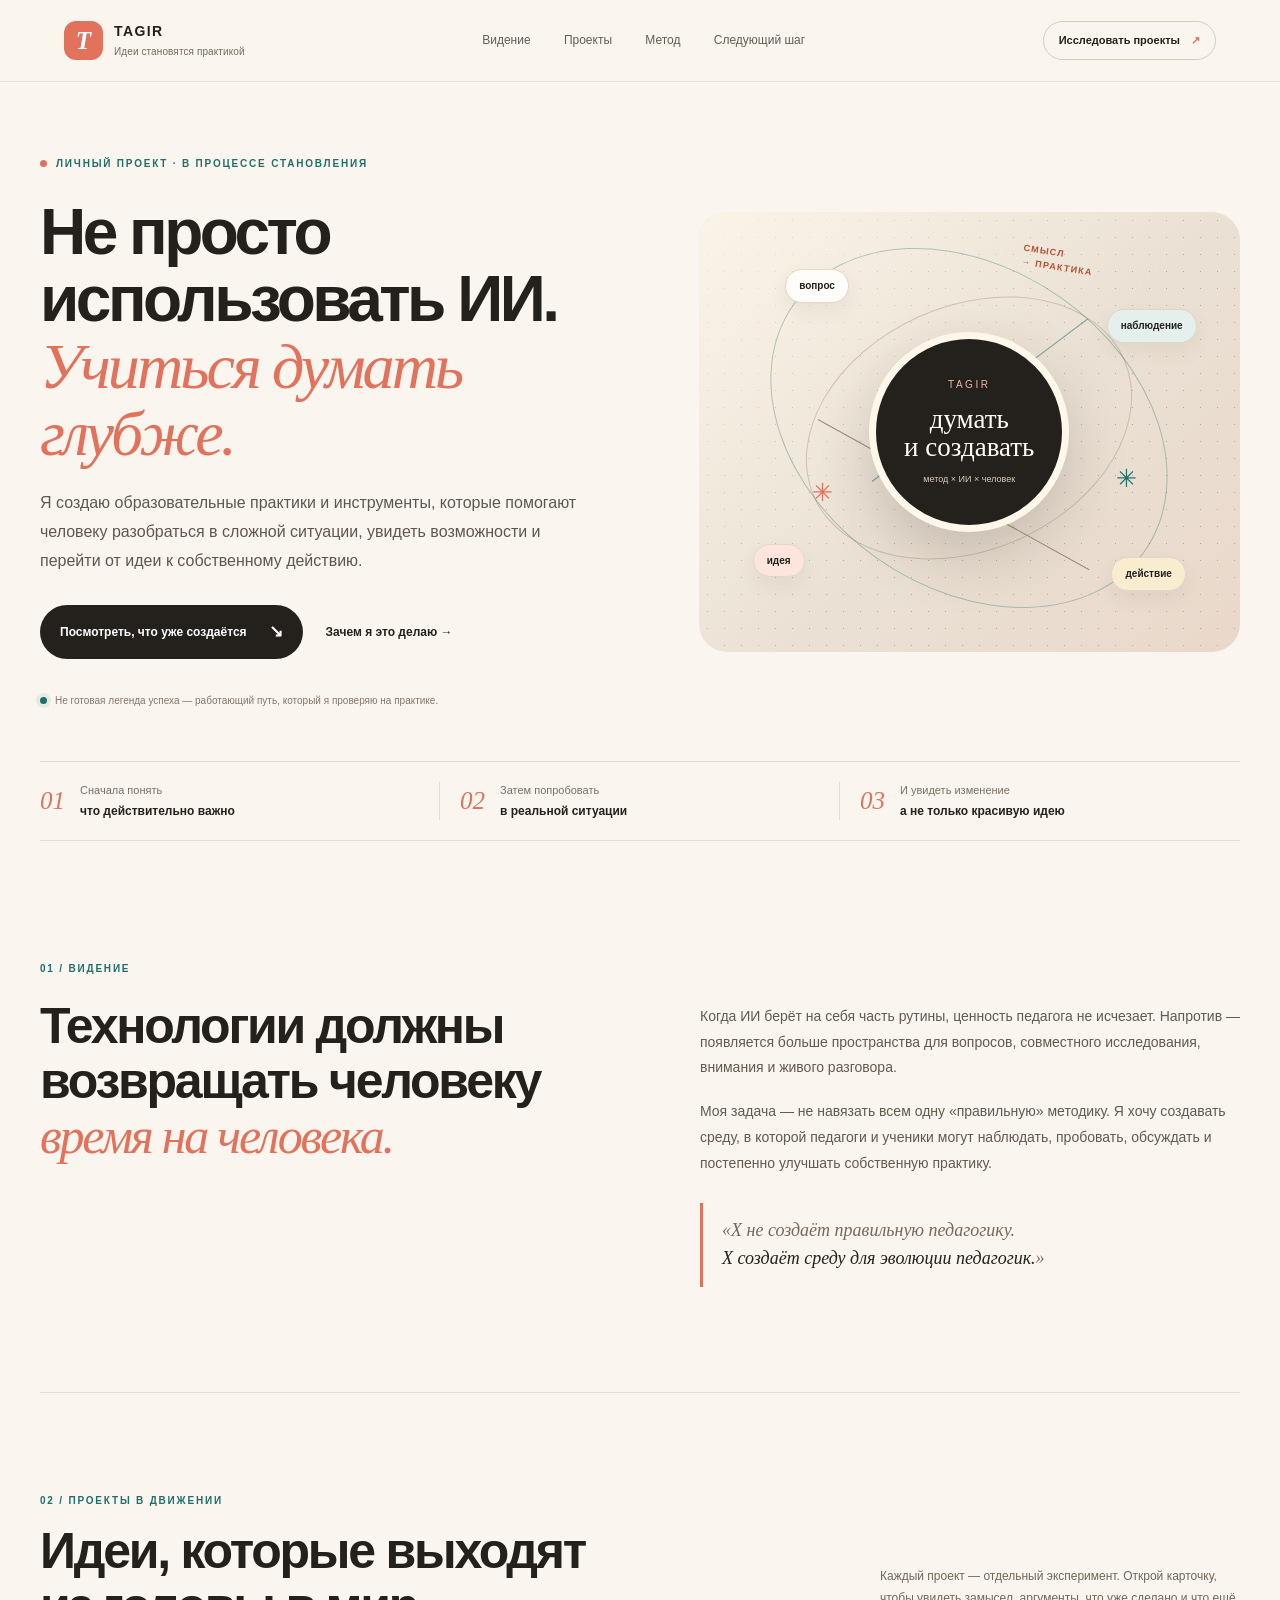
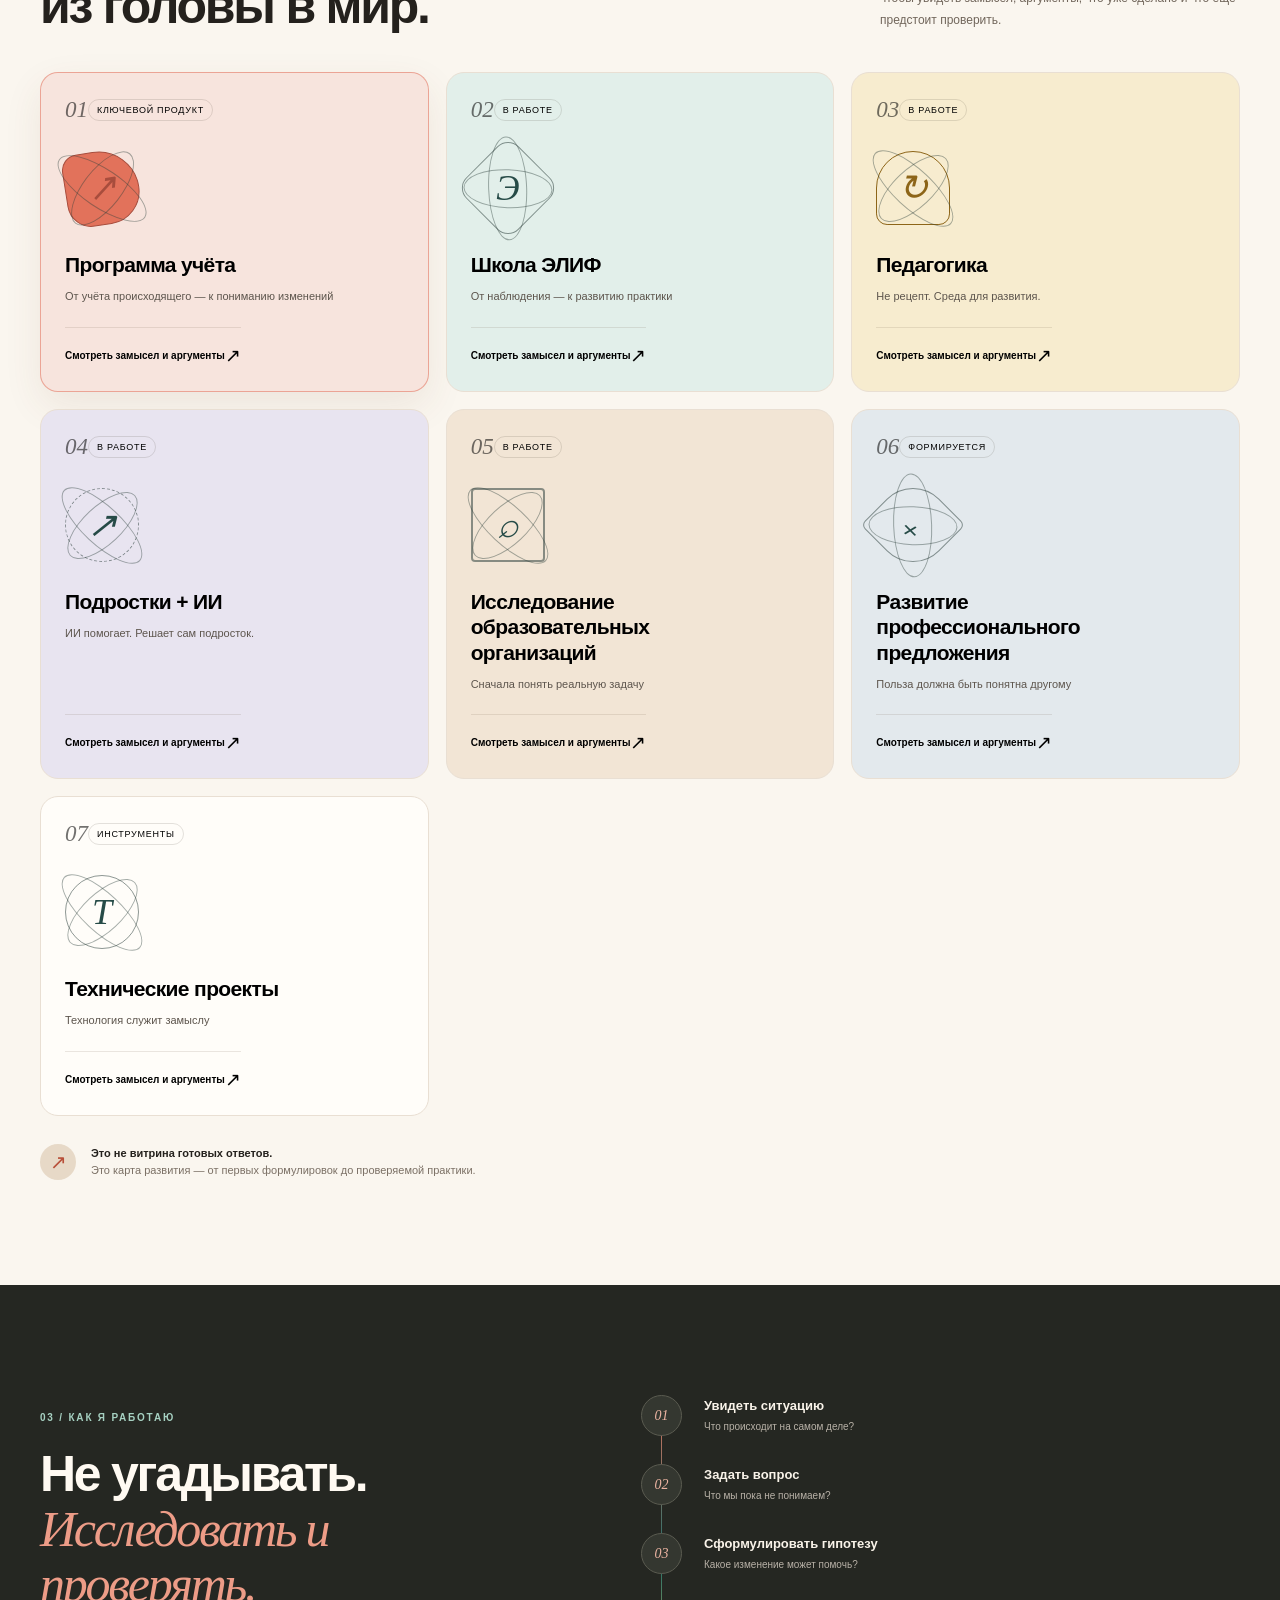
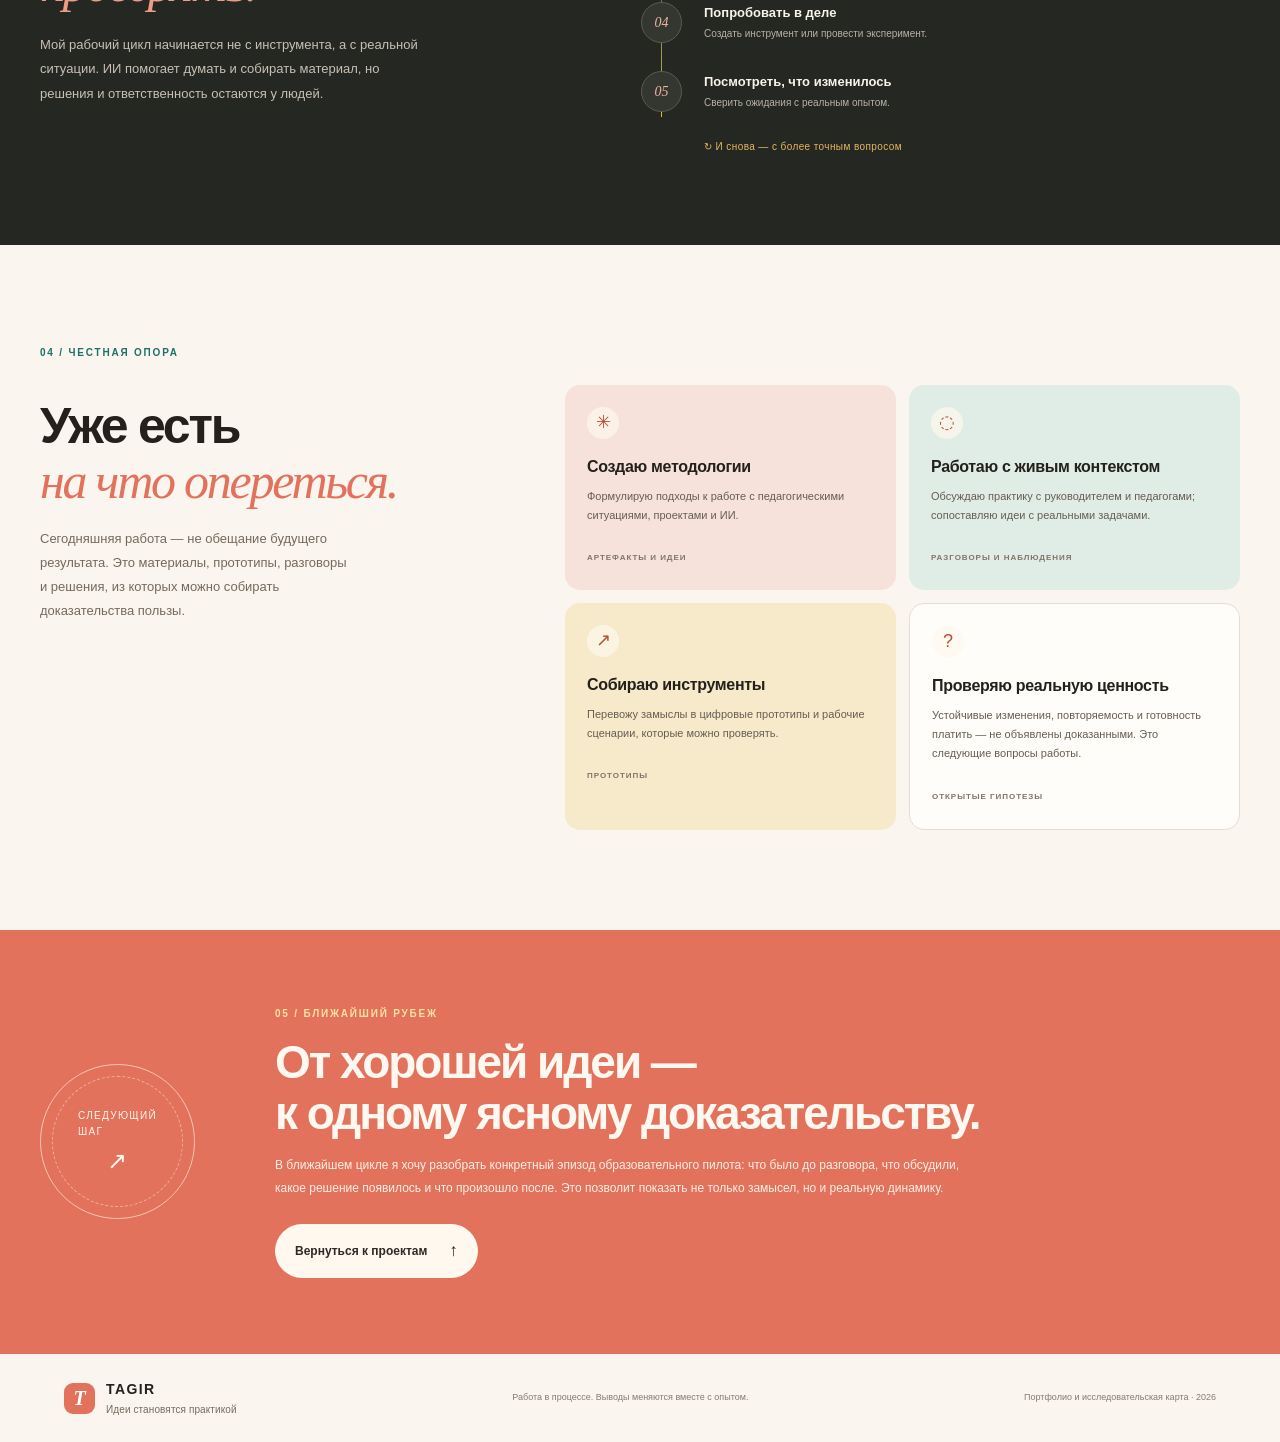
<file: index.html>
<!DOCTYPE html>
<html lang="ru">
<head>
<meta charset="UTF-8"><meta name="viewport" content="width=device-width, initial-scale=1">
<title>TAGIR — пространство идей и проектов</title>
<meta name="description" content="Путь от наблюдения к образовательным изменениям: проекты, методология и результаты TAGIR.">
<meta name="robots" content="noindex, nofollow">
<link rel="icon" href="data:image/svg+xml,%3Csvg xmlns='http://www.w3.org/2000/svg' viewBox='0 0 32 32'%3E%3Crect width='32' height='32' fill='%23E2725B' rx='8'/%3E%3Ctext x='16' y='23' font-family='Georgia,serif' font-size='19' font-weight='bold' fill='%23FFFDF9' text-anchor='middle'%3ET%3C/text%3E%3C/svg%3E">
<script id="panel-seed-data" type="application/json">{
  "meta": {
    "title": "TAGIR",
    "subtitle": "Личная рабочая панель",
    "updated": "2026-10-28",
    "focus": "Рабочая панель: фиксировать сделанное, отделять наблюдения от выводов, проверять пользу для участников и выбирать следующий шаг.",
    "coreQuestion": "Что я сделал, что из этого подтверждено, какую пользу получили другие и что нужно проверить дальше?",
    "hypothesis": "Методология, проектная работа и ИИ могут помогать людям разбираться в сложных задачах; конкретная польза и коммерческий спрос требуют проверки.",
    "method": {
      "steps": [
        "Ситуация",
        "Наблюдение",
        "Прояснение цели",
        "Гипотеза",
        "Действие / эксперимент",
        "Анализ",
        "Изменение практики"
      ],
      "unifyingLogic": "Ситуация → наблюдение → прояснение цели → гипотеза → действие/эксперимент → анализ → изменение практики. Это цикл, который идёт в каждом направлении и каждом проекте."
    },
    "unifyingLogic": "Методологическая последовательность: ситуация → наблюдение → прояснение цели → гипотеза → действие/эксперимент → анализ → изменение практики",
    "dataVersion": "2026-10-28-corrected-1"
  },
  "mainFocus": {
    "direction": "dir-a",
    "directionLabel": "Направление A — Школа ЭЛИФ",
    "goal": "Проверить, помогает ли методология ЭЛИФ участникам точнее понимать педагогические ситуации и переходить к конкретным действиям.",
    "whyImportant": "Это центральная гипотеза текущей работы; важно подтверждать её наблюдаемыми изменениями, а не только описанием методологии.",
    "nearestOutcome": "Описать один конкретный эпизод пилота: ситуация, обсуждение, решение, последующее действие и доступное подтверждение.",
    "nextAction": "Выбрать один эпизод пилота и сверить его с первичным материалом; отделить прямые факты от интерпретаций.",
    "deadline": "—",
    "status": "проверяется"
  },
  "recentProgress": [
    {
      "date": "2026-10-28",
      "title": "Работа с программой ЭЛИФ: методология методологии",
      "directionId": "proj-elif",
      "directionLabel": "Школа ЭЛИФ",
      "done": true,
      "outcome": "Сформулировал методологическое ядро: школа ЭЛИФ — это попытка выйти из зоны комфорта через синхронную дискуссию с ведущими",
      "evidenceId": "ev-elif-001",
      "confirmationLevel": 3
    },
    {
      "date": "2026-10-27",
      "title": "Изучение интервью с Диляра",
      "directionId": "proj-elif",
      "directionLabel": "Школа ЭЛИФ",
      "done": true,
      "outcome": "Понял, как ведущая реализует эволюцию: через запросы и просьбы, а не через терапию",
      "evidenceId": "ev-elif-002",
      "confirmationLevel": 2
    },
    {
      "date": "2026-10-25",
      "title": "Работа с Февзие Аблякимовной интервью",
      "directionId": "proj-research",
      "directionLabel": "Исследование образовательных организаций",
      "done": true,
      "outcome": "В интервью обсуждались представления о школьном развитии; точный вывод нужно сверить с первоисточником.",
      "evidenceId": "ev-elif-003",
      "confirmationLevel": 2
    },
    {
      "date": "2026-10-23",
      "title": "Пересечение с Лилией (учитель краеведа/рукоделия)",
      "directionId": "proj-pedagogy",
      "directionLabel": "Педагогика",
      "done": true,
      "outcome": "В интервью обсуждалась роль поощрения; вывод нужно сверить с первоисточником и не обобщать на педагогов в целом.",
      "evidenceId": "ev-pedagogy-001",
      "confirmationLevel": 2
    },
    {
      "date": "2026-10-20",
      "title": "Работа с чатом и GOOGLE логами",
      "directionId": "proj-offer",
      "directionLabel": "Развитие профессионального предложения",
      "done": true,
      "outcome": "Анализируемый чат показал: мой подход можно описать как методологиюшкола, но нужно сформулировать конкретные формулировки",
      "evidenceId": "ev-chats-001",
      "confirmationLevel": 2
    },
    {
      "date": "2026-10-18",
      "title": "Технический проект: обсуждение с DS",
      "directionId": "proj-tech",
      "directionLabel": "Технические проекты",
      "done": false,
      "outcome": "Выяснили, что мне нужна конкретная структура для методологии — нужен следующий шаг",
      "evidenceId": "ev-chats-002",
      "confirmationLevel": 1
    }
  ],
  "hypotheses": [
    {
      "id": "hyp-001",
      "statement": "Методология ЭЛИФ может создавать реальные сдвиги в школьной практике, а не только красивые отчёты",
      "supportingObservations": [
        "Есть записи о проведённых обсуждениях и интервью",
        "Нужно проверить, какие конкретные действия участники предприняли после обсуждений"
      ],
      "missingEvidence": [
        "Конкретные примеры решений и действий после обсуждений",
        "Сопоставление ситуации до и после",
        "Повторение результата в разных организациях",
        "Доказательство экономического эффекта"
      ],
      "nextTest": "Провести сессию в новой школе и сравнить результаты до/после",
      "status": "проверяется"
    },
    {
      "id": "hyp-002",
      "statement": "Подростки могут использовать ИИ для анализа своих возможностей, а не просто для развлечения",
      "supportingObservations": [
        "Пользователь разрабатывает формат работы подростков с ИИ",
        "Интерес участников и изменения в их действиях необходимо подтверждать конкретными материалами"
      ],
      "missingEvidence": [
        "Формальное исследование с контрольной группой",
        "Измеримые результаты в изменении подходов подростков",
        "Доказательство долгосрочного эффекта"
      ],
      "nextTest": "Создать конкретное задание с подростками на анализ своего будущего через ИИ",
      "status": "рабочая гипотеза"
    },
    {
      "id": "hyp-003",
      "statement": "Коммерческая валидация методологиишкола пройдёт, если предложить конкретный продукт",
      "supportingObservations": [
        "Коммерческое предложение находится в разработке",
        "Наличие признания, запросов и платёжеспособного спроса требует проверки по первоисточникам"
      ],
      "missingEvidence": [
        "Платящие клиенты",
        "Повторяющиеся заказы",
        "Измеримые коммерческие результаты"
      ],
      "nextTest": "Провести тестирование предложения с конкретными клиентами",
      "status": "не проверена"
    }
  ],
  "directions": [
    {
      "id": "dir-a",
      "code": "A",
      "name": "Школа ЭЛИФ",
      "description": "Разработка и проверка методологии ЭЛИФ для анализа и развития школьной практики через вопросы, обсуждение и методические инструменты.",
      "problemSolved": "Гипотеза: обсуждение конкретных вопросов помогает участникам увидеть возможности изменения практики.",
      "audience": "Педагоги, руководители и образовательные организации",
      "expectedBenefit": "Реальные изменения в школьной практике, а не просто отчёты",
      "alreadyDone": "Разработано методологическое описание; проводились беседы и обсуждения в рамках пилота.",
      "confirmations": "Методологические материалы и записи бесед; влияние на практику требует отдельной проверки.",
      "openQuestions": "Как масштабировать методологию на другие школы? Как доказать экономический эффект?",
      "currentHypothesis": "Методология ЭЛИФ может помогать участникам осмыслять практику и находить следующие действия.",
      "nextVerificationStep": "Зафиксировать конкретный эпизод применения, решение участника и последующее действие; проверить результат.",
      "relatedProjects": [
        "proj-elif"
      ],
      "status": "активно",
      "nearestResult": "Статья о школе ЭЛИФ",
      "lastEvent": "Работа с интервью Лилии и Диляры",
      "nextAction": "Сделать ревизию предложения, разобрать конкретный кейс",
      "distinction": {
        "competence": "Методология школа для эволюции школы",
        "activity": "Проведение сессий и анализ интервью",
        "service": "Консультации по методологии школа",
        "clientResult": "Изменения в школьной практике",
        "proof": "Интервью, упоминания, признание"
      }
    },
    {
      "id": "dir-b",
      "code": "B",
      "name": "ELIF/TAGIR Insight X",
      "description": "Система генерации идей и профессионального предложения через методологию и анализ",
      "problemSolved": "Потребность в конкретном языке для описания методологии и систематизации идей",
      "audience": "Профессионалы, организации, потенциальные клиенты",
      "expectedBenefit": "Системное описание методологии и профессионального предложения",
      "alreadyDone": "Разрабатываю методологию и описание профессионального предложения",
      "confirmations": "Чат-логи, обсуждения",
      "openQuestions": "Как формализовать методологию в структуру?",
      "currentHypothesis": "Мой подход можно описать как методологиюшкола, но нужно сформулировать конкретные формулировки",
      "nextVerificationStep": "Провести обсуждение с кем-то из профессиональной среды",
      "relatedProjects": [
        "proj-offer"
      ],
      "status": "в процессе",
      "nearestResult": "Конкретное описание профессионального предложения",
      "lastEvent": "Работа с чатом и GOOGLE логами",
      "nextAction": "Сформулировать профессиональное предложение в конкретной форме",
      "distinction": {
        "competence": "Методология Insight X",
        "activity": "Разработка и обсуждение",
        "service": "Консультации по разработке предложения",
        "clientResult": "Системное описание профессионального предложения",
        "proof": "Чат-логи"
      }
    },
    {
      "id": "dir-c",
      "code": "C",
      "name": "Подростки + ИИ",
      "description": "Использование ИИ для анализа возможностей подростков, а не просто для развлечения",
      "problemSolved": "Подростки используют ИИ для развлечения, а не для анализа своего будущего",
      "audience": "Подростки, родители, педагоги",
      "expectedBenefit": "Подростки используют ИИ для анализа своих возможностей и будущего",
      "alreadyDone": "Тестирование с подростками, чат-логи",
      "confirmations": "Чат-логи, тестирование",
      "openQuestions": "Как доказать долгосрочный эффект? Как формализовать метод?",
      "currentHypothesis": "Подростки могут использовать ИИ для анализа своих возможностей, а не просто для развлечения",
      "nextVerificationStep": "Создать конкретное задание с подростками",
      "relatedProjects": [
        "proj-teens"
      ],
      "status": "проверяется",
      "nearestResult": "Конкретное задание с подростками на анализ своего будущего через ИИ",
      "lastEvent": "Работа с чатом и GOOGLE логами",
      "nextAction": "Создать конкретное задание с подростками",
      "distinction": {
        "competence": "Использование ИИ для анализа возможностей подростков",
        "activity": "Тестирование и разработка заданий",
        "service": "Занятия с подростками",
        "clientResult": "Изменение подходов подростков к ИИ",
        "proof": "Чат-логи, тестирование"
      }
    },
    {
      "id": "dir-d",
      "code": "D",
      "name": "Исследование образовательных организаций",
      "description": "Исследование образовательной практики через интервью, наблюдения и анализ.",
      "problemSolved": "Прояснение того, как устроена практика образовательной организации и где возникают задачи для развития.",
      "audience": "Образовательные организации, педагоги и руководители",
      "expectedBenefit": "Более точное понимание ситуации и возможных направлений изменений.",
      "alreadyDone": "Проведены беседы с педагогами; выводы требуют проверки по исходным материалам.",
      "confirmations": "Интервью, анализ",
      "openQuestions": "Как проверить, какие изменения происходят в школьной практике? Как формализовать?",
      "currentHypothesis": "Школа правильно развивается, когда выходит из зоны комфорта через вопросы и сдвиги",
      "nextVerificationStep": "Провести анализ других школ",
      "relatedProjects": [
        "proj-research"
      ],
      "status": "в процессе",
      "nearestResult": "Исследование структуры школы",
      "lastEvent": "Работа с Февзие Аблякимовной интервью",
      "nextAction": "Провести анализ других школ",
      "distinction": {
        "competence": "Исследование структуры школы",
        "activity": "Проведение интервью и анализ",
        "service": "Консультации по исследованию школ",
        "clientResult": "Понимание структуры школы",
        "proof": "Интервью, анализ"
      }
    },
    {
      "id": "dir-e",
      "code": "E",
      "name": "Развитие профессионального предложения",
      "description": "Системное развитие профессионального предложения через методологию и анализ",
      "problemSolved": "Непонимание того, как предложить методологиюшкола в конкретной форме",
      "audience": "Потенциальные клиенты, организации",
      "expectedBenefit": "Конкретное профессиональное предложение, которое можно предложить",
      "alreadyDone": "Разрабатываю профессиональное предложение, работаю с чат-логами",
      "confirmations": "Чат-логи, обсуждения",
      "openQuestions": "Как формализовать предложение? Как доказать коммерческую валидацию?",
      "currentHypothesis": "Коммерческая валидация методологиишкола пройдёт, если предложить конкретный продукт",
      "nextVerificationStep": "Провести тестирование предложения с конкретными клиентами",
      "relatedProjects": [
        "proj-offer"
      ],
      "status": "в процессе",
      "nearestResult": "Конкретное профессиональное предложение",
      "lastEvent": "Работа с чатом и GOOGLE логами",
      "nextAction": "Сформулировать профессиональное предложение в конкретной форме",
      "distinction": {
        "competence": "Развитие профессионального предложения",
        "activity": "Разработка и обсуждение",
        "service": "Консультации по разработке предложения",
        "clientResult": "Конкретное профессиональное предложение",
        "proof": "Чат-логи"
      }
    },
    {
      "id": "dir-f",
      "code": "F",
      "name": "Технические проекты",
      "description": "Технические проекты для реализации методологии и профессионального предложения",
      "problemSolved": "Непонимание того, как технически реализовать методологию и предложение",
      "audience": "Технические специалисты, организации",
      "expectedBenefit": "Техническая реализация методологии и предложения",
      "alreadyDone": "Разрабатываю техническую структуру для методологии",
      "confirmations": "Чат-логи, обсуждения",
      "openQuestions": "Как формализовать техническую структуру? Как доказать?",
      "currentHypothesis": "Техническая реализация методологиишкола пройдёт, если предложить конкретную структуру",
      "nextVerificationStep": "Провести обсуждение с техническими специалистами",
      "relatedProjects": [
        "proj-tech"
      ],
      "status": "ожидает",
      "nearestResult": "Техническая реализация методологии",
      "lastEvent": "Технический проект: обсуждение с DS",
      "nextAction": "Провести обсуждение с техническими специалистами",
      "distinction": {
        "competence": "Технические проекты для методологии",
        "activity": "Разработка и обсуждение",
        "service": "Технические консультации",
        "clientResult": "Техническая реализация методологии",
        "proof": "Чат-логи"
      }
    }
  ],
  "projects": [
    {
      "id": "proj-elif",
      "type": "методология + техническая линия",
      "name": "Школа ЭЛИФ",
      "purpose": "Проверять и развивать методологию ЭЛИФ на материале реальной педагогической практики.",
      "technicalLine": {
        "implemented": "Синхронная дискуссия с ведущими, методические инструменты",
        "verifiedInPractice": "Сессии с ведущими, обсуждения",
        "toDevelop": "Методическая документация, техническая платформа",
        "limitations": "Зависимость от внешних экспертов, отсутствие формальной документации"
      },
      "methodologicalLine": {
        "leaderChanges": "Ведущие используют синхронную дискуссию для выявления смысла",
        "teacherChanges": "Нужно фиксировать конкретные наблюдаемые изменения у педагогов; обобщённого подтверждения пока нет.",
        "observationCapture": "Интервью, чат-логи",
        "hypothesesFlow": "Методология ЭЛИФ создаёт сдвиги в практике",
        "postDiscussionActions": "Участники переходят к новым действиям",
        "confirmedShifts": "Есть сообщения об использовании обсуждений; устойчивые изменения практики и их связь с методологией пока не подтверждены."
      },
      "unresolvedQuestions": [
        "Как масштабировать методологию на другие школы?",
        "Как доказать экономический эффект?",
        "Как формализовать методологию в структуру?"
      ],
      "nextTasks": [
        "Сделать ревизию предложения",
        "Разобрать конкретный кейс",
        "Провести сессию в новой школе"
      ],
      "evolution": [
        {
          "date": "2026-10-28",
          "event": "Разработка методологического ядра"
        },
        {
          "date": "2026-10-27",
          "event": "Изучение интервью с Диляра"
        },
        {
          "date": "2026-10-25",
          "event": "Работа с Февзие Аблякимовной интервью"
        },
        {
          "date": "2026-10-23",
          "event": "Пересечение с Лилией"
        }
      ],
      "status": "активно"
    },
    {
      "id": "proj-pedagogy",
      "type": "методология",
      "name": "Педагогика",
      "purpose": "Изучать и развивать педагогическую практику через интервью и анализ",
      "technicalLine": {
        "implemented": "Интервью, анализ чат-логов",
        "verifiedInPractice": "Интервью с педагогами",
        "toDevelop": "Методические инструменты",
        "limitations": "Зависимость от доступности интервью"
      },
      "methodologicalLine": {
        "leaderChanges": "Анализ подходов педагогов",
        "teacherChanges": "Изменения в подходах педагогов",
        "observationCapture": "Интервью",
        "hypothesesFlow": "Педагогическая практика может измениться через методологию",
        "postDiscussionActions": "Изменения в подходах",
        "confirmedShifts": "Есть отдельные наблюдения из интервью; изменения педагогической практики требуют дополнительной проверки."
      },
      "unresolvedQuestions": [
        "Как доказать, что педагогическая практика может измениться?",
        "Как формализовать метод?"
      ],
      "nextTasks": [
        "Провести больше интервью с педагогами",
        "Разработать методические инструменты"
      ],
      "evolution": [
        {
          "date": "2026-10-23",
          "event": "Пересечение с Лилией"
        }
      ],
      "status": "активно"
    },
    {
      "id": "proj-teens",
      "type": "исследовательская линия",
      "name": "Подростки + ИИ",
      "purpose": "Использовать ИИ для анализа возможностей подростков",
      "technicalLine": {
        "implemented": "Чат-логи, тестирование",
        "verifiedInPractice": "Тестирование с подростками",
        "toDevelop": "Методические инструменты, задания",
        "limitations": "Зависимость от доступности подростков"
      },
      "methodologicalLine": {
        "leaderChanges": "Использование ИИ для анализа возможностей",
        "teacherChanges": "Изменения в подходах подростков",
        "observationCapture": "Чат-логи, тестирование",
        "hypothesesFlow": "Подростки могут использовать ИИ для анализа своих возможностей",
        "postDiscussionActions": "Изменения в подходах",
        "confirmedShifts": "Зафиксирован интерес к использованию ИИ; изменение подходов или долгосрочный эффект пока не подтверждены."
      },
      "unresolvedQuestions": [
        "Как доказать долгосрочный эффект?",
        "Как формализовать метод?",
        "Как создать конкретное задание?"
      ],
      "nextTasks": [
        "Создать конкретное задание с подростками",
        "Провести тестирование"
      ],
      "evolution": [
        {
          "date": "2026-10-20",
          "event": "Работа с чатом и GOOGLE логами"
        }
      ],
      "status": "активно"
    },
    {
      "id": "proj-research",
      "type": "исследовательская линия",
      "name": "Исследование образовательных организаций",
      "purpose": "Исследовать педагогическую практику через интервью и анализ, не предполагая заранее правильный путь развития.",
      "technicalLine": {
        "implemented": "Интервью, анализ",
        "verifiedInPractice": "Проведены интервью и анализ материалов; отдельные выводы требуют проверки.",
        "toDevelop": "Формальная документация",
        "limitations": "Зависимость от доступности интервью"
      },
      "methodologicalLine": {
        "leaderChanges": "Анализ структуры школы",
        "teacherChanges": "Изменения в школа",
        "observationCapture": "Интервью",
        "hypothesesFlow": "Школа правильно развивается, когда выходит из зоны комфорта",
        "postDiscussionActions": "Изменения в школа",
        "confirmedShifts": "Школа правильно развивается через выход из зоны комфорта"
      },
      "unresolvedQuestions": [
        "Как проверить, какие изменения происходят в школьной практике?",
        "Как формализовать?"
      ],
      "nextTasks": [
        "Провести анализ других школ",
        "Разработать формальную документацию"
      ],
      "evolution": [
        {
          "date": "2026-10-25",
          "event": "Работа с Февзие Аблякимовной интервью"
        }
      ],
      "status": "активно"
    },
    {
      "id": "proj-offer",
      "type": "профессиональное предложение",
      "name": "Развитие профессионального предложения",
      "purpose": "Системное развитие профессионального предложения через методологию и анализ",
      "technicalLine": {
        "implemented": "Чат-логи, обсуждения",
        "verifiedInPractice": "Обсуждения",
        "toDevelop": "Формальное предложение",
        "limitations": "Зависимость от обсуждений"
      },
      "methodologicalLine": {
        "leaderChanges": "Разработка профессионального предложения",
        "teacherChanges": "Изменения в предложении",
        "observationCapture": "Чат-логи",
        "hypothesesFlow": "Коммерческая валидация методологиишкола пройдёт",
        "postDiscussionActions": "Изменения в предложении",
        "confirmedShifts": "Мой подход можно описать как методологиюшкола"
      },
      "unresolvedQuestions": [
        "Как формализовать предложение?",
        "Как доказать коммерческую валидацию?"
      ],
      "nextTasks": [
        "Сформулировать профессиональное предложение",
        "Провести тестирование с клиентами"
      ],
      "evolution": [
        {
          "date": "2026-10-20",
          "event": "Работа с чатом и GOOGLE логами"
        }
      ],
      "status": "в процессе"
    },
    {
      "id": "proj-tech",
      "type": "техническая линия",
      "name": "Технические проекты",
      "purpose": "Технические проекты для реализации методологии и предложения",
      "technicalLine": {
        "implemented": "Чат-логи, обсуждения",
        "verifiedInPractice": "Обсуждения",
        "toDevelop": "Техническая структура",
        "limitations": "Зависимость от технических специалистов"
      },
      "methodologicalLine": {
        "leaderChanges": "Разработка технической структуры",
        "teacherChanges": "Изменения в технической структуре",
        "observationCapture": "Чат-логи",
        "hypothesesFlow": "Техническая реализация методологиишкола пройдёт",
        "postDiscussionActions": "Изменения в технической структуре",
        "confirmedShifts": "Нужна конкретная структура для методологии"
      },
      "unresolvedQuestions": [
        "Как формализовать техническую структуру?",
        "Как доказать?"
      ],
      "nextTasks": [
        "Провести обсуждение с техническими специалистами",
        "Разработать техническую структуру"
      ],
      "evolution": [
        {
          "date": "2026-10-18",
          "event": "Технический проект: обсуждение с DS"
        }
      ],
      "status": "ожидает"
    }
  ],
  "results": [
    {
      "id": "res-001",
      "category": "Создано",
      "title": "Методологическое ядро ЭЛИФ",
      "direction": "proj-elif",
      "description": "Сформулировал методологическое ядро: школа ЭЛИФ — это попытка выйти из зоны комфорта через синхронную дискуссию с ведущими",
      "evidence": "ev-elif-001",
      "confirmationLevel": 3,
      "status": "сделано",
      "impact": "Методология школа"
    },
    {
      "id": "res-002",
      "category": "Создано",
      "title": "Статья о школе ЭЛИФ",
      "direction": "proj-elif",
      "description": "Статья о школе ЭЛИФ: что это за методология и как она помогает школам",
      "evidence": "ev-elif-001",
      "confirmationLevel": 2,
      "status": "в процессе",
      "impact": "Понимание методологии школа"
    },
    {
      "id": "res-003",
      "category": "Создано",
      "title": "Методологическое ядро подростков + ИИ",
      "direction": "proj-teens",
      "description": "Разработал методологию использования ИИ для анализа возможностей подростков",
      "evidence": "ev-chats-001",
      "confirmationLevel": 2,
      "status": "сделано",
      "impact": "Методология подростков + ИИ"
    },
    {
      "id": "res-004",
      "category": "Создано",
      "title": "Методологическое ядро исследования школ",
      "direction": "proj-research",
      "description": "Разработал методологию исследования структуры школы",
      "evidence": "ev-elif-003",
      "confirmationLevel": 2,
      "status": "сделано",
      "impact": "Методология исследования школ"
    },
    {
      "id": "res-005",
      "category": "Продеплоировано",
      "title": "Синхронная дискуссия с ведущими",
      "direction": "proj-elif",
      "description": "Реализовал синхронную дискуссию с ведущими для выявления смысла",
      "evidence": "ev-elif-002",
      "confirmationLevel": 3,
      "status": "сделано",
      "impact": "Изменения в школьной практике"
    },
    {
      "id": "res-006",
      "category": "Продеплоировано",
      "title": "Чат-логи для анализа возможностей подростков",
      "direction": "proj-teens",
      "description": "Собрал чат-логи для анализа возможностей подростков через ИИ",
      "evidence": "ev-chats-001",
      "confirmationLevel": 2,
      "status": "сделано",
      "impact": "Изменения в подходах подростков"
    },
    {
      "id": "res-007",
      "category": "Продеплоировано",
      "title": "Интервью с Февзие Аблякимовной",
      "direction": "proj-research",
      "description": "Провёл интервью с Февзие Аблякимовной для изучения структуры школы",
      "evidence": "ev-elif-003",
      "confirmationLevel": 2,
      "status": "сделано",
      "impact": "Понимание структуры школы"
    },
    {
      "id": "res-008",
      "category": "Изменения для участников",
      "title": "Диляра использует синхронную дискуссию",
      "direction": "proj-elif",
      "description": "Диляра использует синхронную дискуссию с ведущими для выявления смысла",
      "evidence": "ev-elif-002",
      "confirmationLevel": 3,
      "status": "подтверждено",
      "impact": "Изменения в школьной практике"
    },
    {
      "id": "res-009",
      "category": "Изменения для участников",
      "title": "Педагоги выходят из зоны комфорта",
      "direction": "proj-pedagogy",
      "description": "Педагоги выходят из зоны комфорта через вопросы",
      "evidence": "ev-pedagogy-001",
      "confirmationLevel": 2,
      "status": "подтверждено",
      "impact": "Изменения в школьной практике"
    },
    {
      "id": "res-010",
      "category": "Изменения для участников",
      "title": "Подростки интересуются ИИ",
      "direction": "proj-teens",
      "description": "Подростки интересуются тем, что ИИ может рассказать о их будущем",
      "evidence": "ev-chats-001",
      "confirmationLevel": 2,
      "status": "подтверждено",
      "impact": "Изменения в подходах подростков"
    },
    {
      "id": "res-011",
      "category": "Требует проверки",
      "title": "Признание в профессиональной среде",
      "direction": "proj-elif",
      "description": "В прежней версии панели запись была внесена без достаточных проверяемых деталей. Не считать подтверждённым результатом до проверки первичного источника.",
      "evidence": "ev-elif-001",
      "confirmationLevel": 1,
      "status": "требует проверки",
      "impact": "Не подтверждено"
    },
    {
      "id": "res-012",
      "category": "Требует проверки",
      "title": "Упоминания в профессиональных чатах",
      "direction": "proj-elif",
      "description": "В прежней версии панели запись была внесена без достаточных проверяемых деталей. Не считать подтверждённым результатом до проверки первичного источника.",
      "evidence": "ev-elif-001",
      "confirmationLevel": 1,
      "status": "требует проверки",
      "impact": "Не подтверждено"
    },
    {
      "id": "res-013",
      "category": "Требует проверки",
      "title": "Запросы от организаций",
      "direction": "proj-offer",
      "description": "В прежней версии панели запись была внесена без достаточных проверяемых деталей. Не считать подтверждённым результатом до проверки первичного источника.",
      "evidence": "ev-chats-001",
      "confirmationLevel": 1,
      "status": "требует проверки",
      "impact": "Не подтверждено"
    },
    {
      "id": "res-014",
      "category": "Требует проверки",
      "title": "Тестирование с клиентами",
      "direction": "proj-offer",
      "description": "В прежней версии панели запись была внесена без достаточных проверяемых деталей. Не считать подтверждённым результатом до проверки первичного источника.",
      "evidence": "Требует проверки первоисточника",
      "confirmationLevel": 1,
      "status": "требует проверки",
      "impact": "Не подтверждено"
    }
  ],
  "evidence": [
    {
      "id": "ev-elif-001",
      "title": "Разработка методологического ядра",
      "date": "2026-10-28",
      "projectId": "proj-elif",
      "sourceType": "документы",
      "description": "Разработал методологическое ядро: школа ЭЛИФ — это попытка выйти из зоны комфорта через синхронную дискуссию с ведущими",
      "confirms": "Методология школа",
      "doesNotConfirm": "Экономический эффект",
      "reliabilityLevel": 3,
      "originPath": "ЯДРО МЕТОДОЛОГИИ ШКОЛЫ ЭЛИФv1.docx",
      "usagePermission": "можно использовать в статье",
      "publicDisclosure": "можно публично",
      "linkedValue": "res-001"
    },
    {
      "id": "ev-elif-002",
      "title": "Интервью с Диляра",
      "date": "2026-10-27",
      "projectId": "proj-elif",
      "sourceType": "интервью",
      "description": "Диляра использует синхронную дискуссию с ведущими для выявления смысла",
      "confirms": "Содержание беседы — в пределах того, что прямо сказано в источнике",
      "doesNotConfirm": "Устойчивое изменение школьной практики или масштабирование",
      "reliabilityLevel": 2,
      "originPath": "диляра встреча0408.docx",
      "usagePermission": "можно использовать с разрешения",
      "publicDisclosure": "не публично",
      "linkedValue": "res-008"
    },
    {
      "id": "ev-elif-003",
      "title": "Интервью с Февзие Аблякимовной",
      "date": "2026-10-25",
      "projectId": "proj-research",
      "sourceType": "интервью",
      "description": "Интервью с Февзие Аблякимовной. Содержательные выводы следует сверить с исходной расшифровкой; формулировка о «правильном» развитии не считается установленным фактом.",
      "confirms": "Наличие интервью и материал для анализа педагогической практики",
      "doesNotConfirm": "Универсальную модель правильного школьного развития",
      "reliabilityLevel": 2,
      "originPath": "февзиеаблякимовна408.docx",
      "usagePermission": "можно использовать с разрешения",
      "publicDisclosure": "не публично",
      "linkedValue": "res-004"
    },
    {
      "id": "ev-pedagogy-001",
      "title": "Интервью с Лилией",
      "date": "2026-10-23",
      "projectId": "proj-pedagogy",
      "sourceType": "интервью",
      "description": "Интервью с педагогом. Конкретный вывод о роли поощрения требует сверки с исходной расшифровкой.",
      "confirms": "Наличие интервью и материал для анализа",
      "doesNotConfirm": "Обобщение о взглядах педагогов в целом или изменение практики",
      "reliabilityLevel": 2,
      "originPath": "interviews/2026-10-23/02-liliya-transcript.txt",
      "usagePermission": "можно использовать с разрешения",
      "publicDisclosure": "не публично",
      "linkedValue": "res-009"
    },
    {
      "id": "ev-chats-001",
      "title": "Чат-логи DS и GOOGLE",
      "date": "2026-10-20",
      "projectId": "proj-offer",
      "sourceType": "чат-логи",
      "description": "Анализируемый чат показал: мой подход можно описать как методологиюшкола, но нужно сформулировать конкретные формулировки",
      "confirms": "Методология школа",
      "doesNotConfirm": "Коммерческая валидация",
      "reliabilityLevel": 2,
      "originPath": "sources/ai-chats/ЧАТ с DS.txt",
      "usagePermission": "можно использовать с разрешения",
      "publicDisclosure": "не публично",
      "linkedValue": "res-003"
    },
    {
      "id": "ev-chats-002",
      "title": "Техническое обсуждение с DS",
      "date": "2026-10-18",
      "projectId": "proj-tech",
      "sourceType": "чат-логи",
      "description": "Выяснили, что мне нужна конкретная структура для методологии — нужен следующий шаг",
      "confirms": "Нужна конкретная структура для методологии",
      "doesNotConfirm": "Техническая реализация",
      "reliabilityLevel": 1,
      "originPath": "sources/ai-chats/ЧАТ с DS.txt",
      "usagePermission": "можно использовать с разрешения",
      "publicDisclosure": "не публично",
      "linkedValue": "res-014"
    },
    {
      "id": "ev-elif-004",
      "title": "Запись о признании — источник не указан",
      "date": "2026-10-15",
      "projectId": "proj-elif",
      "sourceType": "признания",
      "description": "В исходной записи не указаны конкретный источник, дата/контекст и содержание события. Требуется проверить по первоисточнику.",
      "confirms": "Пока ничего, кроме наличия этой записи в панели",
      "doesNotConfirm": "Признание, коммерческий интерес, наличие платящих клиентов или выручку",
      "reliabilityLevel": 1,
      "originPath": "",
      "usagePermission": "требует проверки",
      "publicDisclosure": "не использовать публично до проверки",
      "linkedValue": "res-011"
    },
    {
      "id": "ev-elif-005",
      "title": "Запись об упоминаниях — источник не указан",
      "date": "2026-10-12",
      "projectId": "proj-elif",
      "sourceType": "признания",
      "description": "В исходной записи не указаны конкретный источник, дата/контекст и содержание события. Требуется проверить по первоисточнику.",
      "confirms": "Пока ничего, кроме наличия этой записи в панели",
      "doesNotConfirm": "Признание, коммерческий интерес, наличие платящих клиентов или выручку",
      "reliabilityLevel": 1,
      "originPath": "",
      "usagePermission": "требует проверки",
      "publicDisclosure": "не использовать публично до проверки",
      "linkedValue": "res-012"
    },
    {
      "id": "ev-offer-001",
      "title": "Запись о запросах организаций — источник не указан",
      "date": "2026-10-10",
      "projectId": "proj-offer",
      "sourceType": "признания",
      "description": "В исходной записи не указаны конкретный источник, дата/контекст и содержание события. Требуется проверить по первоисточнику.",
      "confirms": "Пока ничего, кроме наличия этой записи в панели",
      "doesNotConfirm": "Признание, коммерческий интерес, наличие платящих клиентов или выручку",
      "reliabilityLevel": 1,
      "originPath": "",
      "usagePermission": "требует проверки",
      "publicDisclosure": "не использовать публично до проверки",
      "linkedValue": "res-013"
    },
    {
      "id": "ev-elif-006",
      "title": "Статья о школе ЭЛИФ",
      "date": "2026-10-08",
      "projectId": "proj-elif",
      "sourceType": "отчеты",
      "description": "Статья о школе ЭЛИФ: что это за методология и как она помогает школам",
      "confirms": "Понимание методологии школа",
      "doesNotConfirm": "Экономический эффект",
      "reliabilityLevel": 2,
      "originPath": "СУТЬ ЭЛИФ.docx",
      "usagePermission": "можно публично",
      "publicDisclosure": "можно публично",
      "linkedValue": "res-002"
    }
  ],
  "actions": [
    {
      "id": "act-001",
      "title": "Проверить фактическое состояние предложения",
      "horizon": "Сегодня",
      "reason": "Уточнить целевую аудиторию, конкретную задачу клиента и результат, который можно обещать без преувеличения.",
      "projectId": "proj-offer",
      "expectedOutcome": "Короткое описание предложения с явно обозначенными ограничениями.",
      "completionCriteria": "Описаны аудитория, задача, формат, результат и то, что пока не доказано.",
      "deadline": "2026-10-30",
      "priority": "P1",
      "status": "новое",
      "dependency": "—",
      "obstacle": "Непонимание целевой аудитории",
      "materialsRef": "sources/ai-chats/ЧАТ с DS.txt"
    },
    {
      "id": "act-002",
      "title": "Разобрать один эпизод пилота",
      "horizon": "Ближайшие 7 дней",
      "reason": "Проверить, что произошло после обсуждения и какие изменения можно подтвердить.",
      "projectId": "proj-elif",
      "expectedOutcome": "Карточка эпизода с источником и уровнем уверенности.",
      "completionCriteria": "Отделены слова участника, наблюдаемое действие, артефакт и интерпретация.",
      "deadline": "2026-11-04",
      "priority": "P1",
      "status": "новое",
      "dependency": "Найти школу",
      "obstacle": "Доступность школ",
      "materialsRef": "ЯДРО МЕТОДОЛОГИИ ШКОЛЫ ЭЛИФv1.docx"
    },
    {
      "id": "act-003",
      "title": "Сформулировать короткое задание для подростка с ИИ",
      "horizon": "Ближайшие 7 дней",
      "reason": "Проверить формат на конкретной задаче, не обещая заранее результат.",
      "projectId": "proj-teens",
      "expectedOutcome": "Задание с критериями наблюдения и рефлексии.",
      "completionCriteria": "Задание описано и проведён хотя бы один тест.",
      "deadline": "2026-11-04",
      "priority": "P2",
      "status": "новое",
      "dependency": "Найти подростков",
      "obstacle": "Доступность подростков",
      "materialsRef": "sources/ai-chats/ЧАТ с DS.txt"
    },
    {
      "id": "act-004",
      "title": "Сверить интервью с первоисточниками",
      "horizon": "Следующие 14 дней",
      "reason": "Проверить формулировки выводов и убрать утверждения, которые исходные материалы не подтверждают.",
      "projectId": "proj-research",
      "expectedOutcome": "Список подтверждённых наблюдений и вопросов.",
      "completionCriteria": "У каждого вывода есть ссылка на конкретный фрагмент источника либо пометка «не подтверждено».",
      "deadline": "2026-11-11",
      "priority": "P2",
      "status": "новое",
      "dependency": "Найти школы",
      "obstacle": "Доступность школ",
      "materialsRef": "февзиеаблякимовна408.docx"
    },
    {
      "id": "act-005",
      "title": "Сформулировать проверяемое профессиональное предложение",
      "horizon": "Следующие 14 дней",
      "reason": "Описать конкретную задачу клиента и формат помощи, затем проверить интерес на разговорах.",
      "projectId": "proj-offer",
      "expectedOutcome": "Один вариант предложения для проверки.",
      "completionCriteria": "Есть аудитория, задача, формат, ожидаемый результат и способ проверки спроса.",
      "deadline": "2026-11-11",
      "priority": "P1",
      "status": "новое",
      "dependency": "act-001",
      "obstacle": "Непонимание целевой аудитории",
      "materialsRef": "sources/ai-chats/ЧАТ с DS.txt"
    },
    {
      "id": "act-006",
      "title": "Вернуться к технической реализации после проверки задачи",
      "horizon": "Позже",
      "reason": "Не усложнять техническую часть до подтверждения практической потребности.",
      "projectId": "proj-tech",
      "expectedOutcome": "Решение о том, нужна ли техническая доработка.",
      "completionCriteria": "Есть конкретная пользовательская задача и критерий пользы.",
      "deadline": "2026-11-25",
      "priority": "P3",
      "status": "ожидает",
      "dependency": "act-001",
      "obstacle": "Доступность технических специалистов",
      "materialsRef": "sources/ai-chats/ЧАТ с DS.txt"
    },
    {
      "id": "act-007",
      "title": "Провести разговоры для проверки предложения",
      "horizon": "Ожидает внешнего события",
      "reason": "Проверить, узнают ли потенциальные клиенты свою задачу в предложении и готовы ли обсуждать следующий шаг.",
      "projectId": "proj-offer",
      "expectedOutcome": "Зафиксированные реакции и следующие шаги; оплата не предполагается заранее.",
      "completionCriteria": "Проведены разговоры и записаны ответы без приписывания коммерческого интереса.",
      "deadline": "—",
      "priority": "P2",
      "status": "ожидает",
      "dependency": "act-005",
      "obstacle": "Непонимание целевой аудитории",
      "materialsRef": ""
    }
  ],
  "pausedIdeas": [
    {
      "id": "pause-001",
      "title": "Система анализа школьных отчётов",
      "whyPaused": "Нужны конкретные школы и отчёты, а их нет",
      "returnCondition": "Найдутся школы, которые готовы поделиться отчётами",
      "lastReviewed": "2026-10-28"
    },
    {
      "id": "pause-002",
      "title": "Подготовка к премиум-конференции",
      "whyPaused": "Нужны конкретные кейсы и доказательства",
      "returnCondition": "Будут конкретные кейсы и доказательства",
      "lastReviewed": "2026-10-28"
    },
    {
      "id": "pause-003",
      "title": "Разработка технической платформы",
      "whyPaused": "Нужны конкретные технические специалисты",
      "returnCondition": "Найдутся технические специалисты",
      "lastReviewed": "2026-10-28"
    }
  ],
  "notDoingNow": [
    {
      "id": "nd-001",
      "statement": "Не делаю терапию",
      "reason": "Это не моя работа"
    },
    {
      "id": "nd-002",
      "statement": "Не делаю развлечения для подростков",
      "reason": "Это не моя работа"
    },
    {
      "id": "nd-003",
      "statement": "Не делаю развлечения для школа",
      "reason": "Это не моя работа"
    }
  ],
  "professionalValue": {
    "skills": [
      "Анализировать сложные ситуации и уточнять задачу через вопросы",
      "Проводить интервью и разбирать педагогические ситуации",
      "Разрабатывать методические материалы и проектные задания",
      "Использовать ИИ для совместного анализа и работы над проектами",
      "Создавать технические прототипы и автоматизировать отдельные процессы"
    ],
    "audiences": [
      "Педагоги",
      "Руководители образовательных организаций",
      "Образовательные центры",
      "Подростки и родители",
      "Специалисты, которым нужно прояснить сложную задачу"
    ],
    "confirmedClaims": [
      "Разрабатываю методологию анализа педагогической практики и работы с вопросами",
      "Проводил беседы с педагогами и руководителем образовательного центра",
      "Использую ИИ для анализа материалов и разработки методических решений",
      "Создавал программные инструменты и прототипы для поддержки работы",
      "Проверка устойчивых изменений у участников и коммерческого спроса ещё продолжается"
    ],
    "yetToProve": [
      "Устойчивое изменение педагогической практики благодаря методологии",
      "Повторяемость результата в разных организациях",
      "Долгосрочный эффект для педагогов и учащихся",
      "Готовность клиентов платить за конкретное предложение",
      "Измеримый экономический эффект"
    ],
    "commercialValidation": [
      {
        "offer": "Консультации по методологии школа",
        "status": "не подтверждено",
        "metrics": "—",
        "date": "—",
        "comment": "Нужно протестировать"
      },
      {
        "offer": "Сессии школа",
        "status": "не подтверждено",
        "metrics": "—",
        "date": "—",
        "comment": "Нужно протестировать"
      },
      {
        "offer": "Разработка профессионального предложения",
        "status": "не подтверждено",
        "metrics": "—",
        "date": "—",
        "comment": "Нужно протестировать"
      },
      {
        "offer": "Технические консультации",
        "status": "не подтверждено",
        "metrics": "—",
        "date": "—",
        "comment": "Нужно протестировать"
      }
    ]
  },
  "decisions": [
    {
      "id": "dec-001",
      "date": "2026-10-28",
      "situation": "Нужно сформулировать методологию школа в конкретной форме",
      "decision": "Разрабатывать методологию школа через синхронную дискуссию с ведущими",
      "why": "Это помогает выйти из зоны комфорта через вопросы",
      "alternatives": "Можно было бы использовать другие методы",
      "assumption": "Методология школа создаёт сдвиги в практике",
      "reviewDate": "2026-11-15",
      "actualResult": "—",
      "conclusion": "—"
    },
    {
      "id": "dec-002",
      "date": "2026-10-27",
      "situation": "Нужно проверить, что подростки могут использовать ИИ для анализа своих возможностей",
      "decision": "Создать конкретное задание с подростками",
      "why": "Это помогает проверить гипотезу",
      "alternatives": "Можно было бы использовать другие методы",
      "assumption": "Подростки могут использовать ИИ для анализа своих возможностей",
      "reviewDate": "2026-11-04",
      "actualResult": "—",
      "conclusion": "—"
    },
    {
      "id": "dec-003",
      "date": "2026-10-25",
      "situation": "Нужно понять структуру школы",
      "decision": "Провести интервью с Февзие Аблякимовной",
      "why": "Это помогает понять структуру школы",
      "alternatives": "Можно было бы использовать другие методы",
      "assumption": "Школа правильно развивается через выход из зоны комфорта",
      "reviewDate": "2026-11-11",
      "actualResult": "—",
      "conclusion": "—"
    }
  ],
  "reflections": [
    {
      "meaningfulDone": "Разработал методологическое ядро школа, провёл сессии, получил признание",
      "resultAppeared": "Появились изменения в школьной практике",
      "learnedAboutValue": "Методология школа помогает школа выйти из зоны комфорта",
      "confirmed": "Подтверждено создание методологических материалов и проведение отдельных бесед/обсуждений. Изменения практики, интерес подростков и коммерческий спрос требуют отдельных свидетельств.",
      "notConfirmed": "Устойчивый эффект для участников, масштабирование методологии, экономический эффект и коммерческая валидация.",
      "wastedTime": "Не потрачено впустую",
      "mostImportantNext": "Провести сессию в новой школе и сравнить результаты",
      "deferOrStop": "Перенести разработку технической платформы, стопнуть терапию"
    }
  ],
  "ideaBuffer": [
    {
      "id": "idea-001",
      "idea": "Система анализа школьных отчётов",
      "context": "Нужны конкретные школы и отчёты"
    },
    {
      "id": "idea-002",
      "idea": "Подготовка к премиум-конференции",
      "context": "Нужны конкретные кейсы и доказательства"
    }
  ]
}
</script><style>
:root{--paper:#FAF6EF;--white:#FFFDF9;--ink:#24211D;--muted:#756B60;--line:#E6DCCF;--coral:#E2725B;--coral-dark:#B84F39;--teal:#1F6F6B;--yellow:#F2B441;--serif:Georgia,'Times New Roman',serif;--sans:Inter,-apple-system,BlinkMacSystemFont,'Segoe UI',sans-serif}*{box-sizing:border-box}html{scroll-behavior:smooth;scroll-padding-top:90px}body{margin:0;background:var(--paper);color:var(--ink);font-family:var(--sans);line-height:1.55}a{color:inherit;text-decoration:none}.site-header{height:82px;display:flex;align-items:center;justify-content:space-between;padding:0 clamp(20px,5vw,76px);border-bottom:1px solid #e9dfd3;background:rgba(250,246,239,.94);position:sticky;top:0;z-index:20;backdrop-filter:blur(16px)}.brand{display:flex;align-items:center;gap:11px;font-size:14px;font-weight:850;letter-spacing:.1em}.brand-symbol{display:grid;place-items:center;width:39px;height:39px;background:var(--coral);color:white;border-radius:12px;font:italic bold 25px var(--serif);letter-spacing:0}.brand small{display:block;font-size:10px;font-weight:500;letter-spacing:.01em;color:var(--muted);margin-top:1px}.site-header nav{display:flex;gap:clamp(16px,2.6vw,38px);font-size:12px;color:#655c52}.site-header nav a:hover,.text-link:hover{color:var(--coral-dark)}.header-cta{border:1px solid #d9cabc;padding:10px 15px;border-radius:99px;font-size:11px;font-weight:750}.header-cta span{color:var(--coral);margin-left:8px}.section-wrap{width:min(1200px,calc(100% - 48px));margin:auto}.hero{padding-top:74px;display:grid;grid-template-columns:1.05fr .95fr;column-gap:5%;align-items:center}.eyebrow,.section-kicker{font-size:10px;letter-spacing:.18em;font-weight:800;color:var(--teal)}.eyebrow{display:flex;align-items:center;gap:9px}.eyebrow-dot,.live-dot{width:7px;height:7px;border-radius:50%;background:var(--coral);display:inline-block}.hero h1{font-size:clamp(42px,5vw,68px);letter-spacing:-.055em;line-height:1.05;font-weight:760;margin:27px 0 22px;max-width:650px}.hero h1 em,.manifesto h2 em,.method-intro h2 em,.proof-grid h2 em{font-family:var(--serif);font-weight:500;color:var(--coral);letter-spacing:-.045em}.hero-lead{max-width:550px;font-size:16px;color:#5f574f;line-height:1.8}.hero-actions{display:flex;align-items:center;gap:23px;margin-top:29px;flex-wrap:wrap}.button{display:inline-flex;align-items:center;gap:22px;border-radius:100px;padding:14px 20px;font-size:12px;font-weight:750;transition:transform .2s,box-shadow .2s}.button:hover{transform:translateY(-2px);box-shadow:0 10px 25px #33251a18}.button-dark{background:var(--ink);color:white}.button-dark span,.button-light span{font-size:17px}.text-link{font-size:12px;font-weight:750}.hero-footnote{margin-top:34px;font-size:10px;color:#82776c;display:flex;gap:8px;align-items:center}.live-dot{background:var(--teal);box-shadow:0 0 0 4px #1f6f6b15}.hero-art{height:440px;position:relative;overflow:hidden;border-radius:28px;background:#eae1d4;background-image:radial-gradient(#b9a894 0.7px,transparent .7px);background-size:17px 17px}.hero-art:before{content:'';position:absolute;inset:0;background:linear-gradient(135deg,#fff9edc9,transparent 54%,#e2725b15)}.art-orbit{position:absolute;border:1px solid #b3a3938c;border-radius:50%;left:50%;top:49%;transform:translate(-50%,-50%) rotate(-24deg)}.orbit-one{width:340px;height:245px}.orbit-two{width:430px;height:320px;transform:translate(-50%,-50%) rotate(35deg);border-color:#1f6f6b55}.art-line{position:absolute;height:1px;background:#9d8c7b;transform-origin:left}.line-one{width:310px;top:47%;left:22%;transform:rotate(29deg)}.line-two{width:270px;top:61%;left:32%;transform:rotate(-37deg);background:#1f6f6b88}.art-core{position:absolute;top:50%;left:50%;transform:translate(-50%,-50%);width:200px;height:200px;border-radius:50%;background:var(--ink);color:#fffaf2;display:flex;flex-direction:column;justify-content:center;align-items:center;text-align:center;box-shadow:0 25px 60px #32261c30;border:7px solid #fff7e9}.art-core span{font-size:10px;letter-spacing:.25em;color:#efb5a7}.art-core strong{font:normal 27px/1.05 var(--serif);margin:12px 0}.art-core i{font-style:normal;font-size:9px;color:#d7c9b9}.art-node{position:absolute;background:#fffdf9;border:1px solid #e4d7c7;border-radius:100px;padding:8px 13px;font-size:10px;font-weight:750;box-shadow:0 8px 20px #392b1c10}.node-a{top:13%;left:16%}.node-b{top:22%;right:8%;background:#e3f0eb}.node-c{bottom:17%;left:10%;background:#fbe5de}.node-d{bottom:14%;right:10%;background:#f8edcf}.art-sticker{position:absolute;right:27%;top:8%;font-size:9px;letter-spacing:.14em;font-weight:850;color:var(--coral-dark);transform:rotate(9deg)}.art-spark{position:absolute;color:var(--coral);font-size:25px}.spark-a{left:21%;bottom:32%}.spark-b{right:19%;bottom:35%;color:var(--teal)}.hero-bottom{grid-column:1/-1;display:grid;grid-template-columns:repeat(3,1fr);margin:53px 0 70px;border-top:1px solid var(--line);border-bottom:1px solid var(--line);padding:20px 0}.hero-bottom>div{display:flex;align-items:center;gap:15px;padding:0 20px;border-right:1px solid var(--line);font-size:11px;color:#7a6f64}.hero-bottom>div:first-child{padding-left:0}.hero-bottom>div:last-child{border:0}.hero-bottom b{display:block;color:var(--ink);font-size:12px;margin-top:2px}.hero-index{font:italic 25px var(--serif);color:var(--coral)}.manifesto{padding:50px 0 105px}.manifesto-grid{display:grid;grid-template-columns:1fr 1fr;gap:10%;margin-top:22px}.manifesto h2,.section-heading h2,.method-intro h2,.proof-grid h2,.next-inner h2{font-size:clamp(33px,4vw,50px);line-height:1.1;letter-spacing:-.045em;margin:0;font-weight:750}.manifesto-copy{padding-top:5px;font-size:14px;color:#62594f;line-height:1.85}.manifesto-copy p{margin:0 0 18px}.manifesto-quote{border-left:3px solid var(--coral);padding:14px 0 14px 19px;margin-top:26px;font:italic 18px/1.55 var(--serif);color:#77675a}.manifesto-quote b{font-weight:500;color:var(--ink)}.projects-section{padding:80px 0 105px;border-top:1px solid var(--line)}.section-heading{display:flex;align-items:end;justify-content:space-between;gap:40px;margin:20px 0 38px}.section-heading h2{margin-top:16px}.section-heading>p{max-width:360px;color:#71665b;font-size:12px;line-height:1.8;margin:0 0 3px}.project-grid{display:grid;grid-template-columns:repeat(3,1fr);gap:17px}.project-card{min-height:320px;border-radius:18px;background:var(--white);padding:24px;position:relative;overflow:hidden;border:1px solid #e9dfd3;display:flex;flex-direction:column;cursor:pointer;transition:transform .25s,box-shadow .25s,border-color .25s;text-align:left}.project-card:hover{transform:translateY(-5px);box-shadow:0 18px 40px #35251a12;border-color:#d6b9a6}.project-card:nth-child(1){background:#f7e4dd}.project-card:nth-child(2){background:#e2efea}.project-card:nth-child(3){background:#f7eccf}.project-card:nth-child(4){background:#e8e4f0}.project-card:nth-child(5){background:#f2e5d5}.project-card:nth-child(6){background:#e3e9ed}.project-card-top{display:flex;justify-content:space-between;align-items:center}.project-number{font:italic 23px var(--serif);opacity:.55}.project-status{font-size:9px;letter-spacing:.08em;text-transform:uppercase;border:1px solid #43382a25;padding:5px 8px;border-radius:100px}.project-illustration{height:94px;margin:18px 0 8px;position:relative;display:flex;align-items:center;justify-content:center}.project-glyph{position:relative;width:74px;height:74px;border:1px solid #2b3e3b88;border-radius:50%;display:grid;place-items:center;font:italic 36px var(--serif);color:#264b47}.project-glyph:before,.project-glyph:after{content:'';position:absolute;width:102px;height:37px;border:1px solid #2b3e3b6b;border-radius:50%;transform:rotate(43deg)}.project-glyph:after{transform:rotate(-43deg);width:87px}.project-card:nth-child(1) .project-glyph{border-radius:28% 72% 58% 42%;border-color:#a84d3d;color:#a84d3d;transform:rotate(-9deg)}.project-card:nth-child(2) .project-glyph{border-radius:15px;transform:rotate(45deg)}.project-card:nth-child(2) .project-glyph span{transform:rotate(-45deg)}.project-card:nth-child(3) .project-glyph{border-radius:50% 50% 15% 15%;border-color:#8d6518;color:#8d6518}.project-card:nth-child(4) .project-glyph{border-radius:50%;border-style:dashed}.project-card:nth-child(5) .project-glyph{border-radius:4px;border-width:2px}.project-card:nth-child(6) .project-glyph{border-radius:50% 8% 50% 8%;transform:rotate(45deg)}.project-card h3{font-size:21px;line-height:1.2;letter-spacing:-.03em;margin:9px 0 10px;max-width:280px}.project-card p{font-size:11px;line-height:1.75;color:#5d554d;margin:0 0 20px;max-width:320px}.project-card-bottom{display:flex;align-items:center;justify-content:space-between;margin-top:auto;padding-top:16px;border-top:1px solid #6c5c4a25;font-size:10px;font-weight:750}.project-card-bottom span:last-child{font-size:19px;font-weight:400}.project-hint{display:flex;align-items:center;gap:15px;margin-top:28px;color:#7b7065;font-size:11px}.project-hint b{color:var(--ink)}.hint-mark{display:grid;place-items:center;width:36px;height:36px;border-radius:50%;background:#e7d9c7;color:var(--coral-dark);font-size:20px}.method-section{background:#252722;color:#f9f3e9;padding:90px 0}.method-inner{display:grid;grid-template-columns:.85fr 1.15fr;gap:10%;align-items:center}.method-intro .section-kicker{color:#a6d1c2}.method-intro h2{margin:21px 0;color:#fffaf2}.method-intro h2 em{color:#ed9c87}.method-intro p{max-width:390px;color:#c9c0b4;font-size:13px;line-height:1.9}.method-visual{position:relative;padding:6px 0 0 22px}.method-rail{position:absolute;left:42px;top:24px;bottom:38px;width:1px;background:linear-gradient(#e2725b,#1f6f6b,#f2b441)}.method-step{display:flex;align-items:center;gap:22px;position:relative;padding:14px 0}.method-step>span{width:41px;height:41px;display:grid;place-items:center;border-radius:50%;background:#343730;border:1px solid #5a5b50;color:#edb5a3;font:italic 14px var(--serif);z-index:1}.method-step b{display:block;font-size:13px}.method-step small{display:block;font-size:10px;color:#b8b1a7;margin-top:3px}.method-loop{margin:13px 0 0 63px;font-size:10px;color:#e5b65e;letter-spacing:.04em}.proof-section{padding:100px 0}.proof-grid{display:grid;grid-template-columns:.75fr 1.25fr;gap:10%;align-items:start;margin-top:25px}.proof-grid h2{margin:14px 0 18px}.proof-grid>div:first-child>p{max-width:310px;font-size:13px;line-height:1.85;color:#75695d}.proof-cards{display:grid;grid-template-columns:1fr 1fr;gap:13px}.proof-card{min-height:205px;border-radius:15px;padding:22px;position:relative}.proof-card-coral{background:#f6e2db}.proof-card-teal{background:#e0ece6}.proof-card-yellow{background:#f6eacb}.proof-card-plain{background:#fffdf9;border:1px solid var(--line)}.proof-icon{display:grid;place-items:center;width:32px;height:32px;border-radius:50%;background:#fff9edaa;font-size:18px;color:var(--coral-dark)}.proof-card h3{font-size:16px;letter-spacing:-.02em;margin:16px 0 7px}.proof-card p{font-size:11px;line-height:1.75;color:#665d52;margin:0 0 18px}.proof-tag{font-size:8px;letter-spacing:.12em;font-weight:850;color:#817468}.next-section{background:var(--coral);color:#fff8f0;padding:76px 0}.next-inner{display:grid;grid-template-columns:180px 1fr;gap:55px;align-items:center}.next-orb{width:155px;height:155px;border:1px solid #fff7ed9c;border-radius:50%;display:flex;flex-direction:column;align-items:center;justify-content:center;position:relative;font-size:10px;letter-spacing:.13em;line-height:1.6}.next-orb:before{content:'';position:absolute;inset:11px;border:1px dashed #fff7ed77;border-radius:50%}.next-orb b{font:normal 24px var(--serif);margin-top:7px}.next-inner .section-kicker{color:#ffe1a3}.next-inner h2{font-size:clamp(32px,4vw,46px);margin:16px 0}.next-inner p{max-width:700px;color:#fff0e7;font-size:12px;line-height:1.9}.button-light{background:#fff8ef;color:#2d2823;margin-top:12px}.site-footer{padding:25px clamp(20px,5vw,76px);display:flex;align-items:center;justify-content:space-between;gap:20px;color:#85796d;font-size:9px}.footer-brand{color:var(--ink)}.footer-brand .brand-symbol{width:31px;height:31px;border-radius:9px;font-size:20px}.site-footer p{margin:0}.modal-backdrop{position:fixed;inset:0;background:#201c18c7;z-index:50;display:flex;justify-content:flex-end;backdrop-filter:blur(5px)}.modal-backdrop[hidden]{display:none}.project-modal{background:var(--paper);width:min(760px,100%);height:100%;overflow-y:auto;position:relative;padding:clamp(25px,5vw,55px);box-shadow:-25px 0 80px #0002;animation:slideIn .25s ease}.modal-close{position:sticky;top:0;float:right;border:0;background:#e9dfd3;color:var(--ink);width:42px;height:42px;border-radius:50%;font-size:26px;cursor:pointer;z-index:2}.modal-hero{padding-top:40px;border-bottom:1px solid var(--line);padding-bottom:28px}.modal-eyebrow{font-size:10px;letter-spacing:.16em;font-weight:800;color:var(--teal)}.modal-hero h2{font-size:clamp(36px,5vw,55px);letter-spacing:-.05em;line-height:1.05;margin:18px 0}.modal-hero h2 em{font:italic 500 1em var(--serif);color:var(--coral)}.modal-hero p{font-size:15px;color:#6d6257;line-height:1.8;max-width:600px}.modal-banner{margin:25px 0 0;background:#252722;color:#fff7eb;padding:21px 23px;border-radius:14px;font:italic 20px/1.5 var(--serif)}.modal-banner small{display:block;font:800 9px var(--sans);letter-spacing:.16em;color:#d9b98b;margin-bottom:8px}.modal-section{padding:25px 0;border-bottom:1px solid var(--line)}.modal-section h3{font-size:20px;letter-spacing:-.03em;margin:0 0 13px}.modal-section>p{font-size:12px;line-height:1.9;color:#62594f}.argument-grid{display:grid;grid-template-columns:1fr 1fr;gap:11px}.argument-card{background:var(--white);border:1px solid var(--line);border-radius:12px;padding:16px}.argument-card span{font-size:9px;letter-spacing:.1em;color:var(--coral-dark);font-weight:850}.argument-card p{font-size:11px;line-height:1.75;margin:8px 0 0;color:#62594f}.detail-list{display:grid;gap:10px}.detail-item{display:grid;grid-template-columns:31px 1fr;gap:12px;align-items:start;background:#fffdf9;border:1px solid #e9dfd3;border-radius:11px;padding:14px}.detail-item>span{font:italic 17px var(--serif);color:var(--coral)}.detail-item b{font-size:12px;display:block}.detail-item p{font-size:11px;line-height:1.75;color:#74695e;margin:4px 0 0}.status-note{font-size:10px;line-height:1.7;color:#6e655b;background:#eee6db;padding:14px 16px;border-radius:10px}.modal-next{background:#e3eee8;padding:20px;border-radius:13px;margin-top:20px}.modal-next b{display:block;font-size:13px}.modal-next p{font-size:11px;line-height:1.8;color:#5c655f;margin:8px 0 0}.modal-footer{font-size:9px;color:#8a7d70;padding:20px 0}.no-results{padding:40px;text-align:center}@keyframes slideIn{from{transform:translateX(25px);opacity:.6}to{transform:translateX(0);opacity:1}}@media(max-width:900px){.site-header{padding:0 22px}.site-header nav{display:none}.hero{grid-template-columns:1fr;padding-top:45px}.hero-art{margin-top:35px;height:370px}.hero-bottom{margin-bottom:35px}.manifesto-grid,.method-inner,.proof-grid{grid-template-columns:1fr;gap:32px}.section-heading{align-items:start;flex-direction:column;gap:15px}.section-heading>p{max-width:560px}.project-grid{grid-template-columns:repeat(2,1fr)}.proof-grid>div:first-child>p{max-width:600px}.next-inner{grid-template-columns:115px 1fr;gap:28px}.next-orb{width:112px;height:112px;font-size:8px}}@media(max-width:560px){.section-wrap{width:calc(100% - 34px)}.site-header{height:68px;padding:0 17px}.brand{font-size:12px}.brand-symbol{width:34px;height:34px}.header-cta{font-size:0;padding:10px 12px}.header-cta span{font-size:17px;margin:0}.hero{padding-top:37px}.hero h1{font-size:43px}.hero-lead{font-size:14px}.hero-art{height:315px;border-radius:20px}.art-core{width:158px;height:158px}.art-core strong{font-size:22px}.orbit-one{width:270px;height:200px}.orbit-two{width:330px;height:250px}.node-a{left:5%;top:11%}.node-b{right:4%;top:18%}.node-c{left:3%;bottom:12%}.node-d{right:4%;bottom:10%}.art-sticker{right:23%;top:7%;font-size:8px}.hero-bottom{grid-template-columns:1fr;gap:13px;padding:18px 0;margin-top:35px}.hero-bottom>div,.hero-bottom>div:first-child{border:0;padding:0}.manifesto{padding:35px 0 70px}.manifesto h2,.section-heading h2,.method-intro h2,.proof-grid h2{font-size:37px}.projects-section{padding:65px 0}.project-grid{grid-template-columns:1fr;gap:12px}.project-card{min-height:275px;padding:20px}.project-illustration{height:72px;margin:8px 0}.project-glyph{transform:scale(.85)}.method-section{padding:65px 0}.method-visual{padding-left:0}.method-rail{left:20px}.method-step{gap:15px}.method-step>span{flex:0 0 41px}.proof-section{padding:70px 0}.proof-cards{grid-template-columns:1fr}.proof-card{min-height:170px}.next-section{padding:60px 0}.next-inner{grid-template-columns:1fr;gap:20px}.next-orb{width:90px;height:90px}.next-inner h2{font-size:34px}.site-footer{flex-wrap:wrap;justify-content:flex-start;padding:22px 17px}.site-footer p{order:3;flex-basis:100%}.project-modal{padding:23px 19px}.modal-hero{padding-top:24px}.modal-hero h2{font-size:38px}.argument-grid{grid-template-columns:1fr}.modal-banner{font-size:17px}}@media(prefers-reduced-motion:reduce){*,*:before,*:after{scroll-behavior:auto!important;animation:none!important;transition:none!important}}
/* Project narrative: deeper layer and cross-project navigation */
.project-card-featured{border-color:rgba(226,114,91,.55);background:linear-gradient(145deg,#fffdf9 0%,#fff4ec 100%);box-shadow:0 14px 38px rgba(112,65,40,.09)}
.project-card-featured .project-glyph{background:var(--coral);color:#fff;transform:rotate(-5deg)}
.project-card-featured:hover{transform:translateY(-7px);box-shadow:0 22px 48px rgba(112,65,40,.15)}
.modal-flow{margin:0 clamp(20px,5vw,64px);padding:24px 0 28px;border-bottom:1px solid var(--line)}
.flow-heading{display:flex;align-items:baseline;justify-content:space-between;gap:16px;margin-bottom:17px}.flow-heading span{font-size:10px;letter-spacing:.16em;font-weight:850;color:var(--teal)}.flow-heading b{font:normal 22px var(--serif)}
.flow-steps{display:grid;grid-template-columns:repeat(5,minmax(0,1fr));gap:9px}.flow-step{position:relative;min-height:105px;padding:13px 12px;background:#f4eee5;border:1px solid #e8ded1;border-radius:14px;display:flex;flex-direction:column;gap:12px}.flow-step>span{font-size:10px;color:var(--coral-dark);font-weight:850;letter-spacing:.08em}.flow-step>b{font-size:13px;line-height:1.35}.flow-step>i{position:absolute;right:-11px;top:44%;z-index:1;color:var(--coral);font-style:normal;font-size:17px;font-weight:800}.modal-flow>p{margin:14px 0 0;font-size:12px;color:var(--muted)}
.related-projects{display:grid;grid-template-columns:repeat(auto-fit,minmax(210px,1fr));gap:10px;margin-top:16px}.related-project{font:inherit;text-align:left;display:grid;grid-template-columns:30px 1fr;gap:2px 10px;padding:15px;border:1px solid var(--line);border-radius:14px;background:var(--white);cursor:pointer;transition:transform .2s,border-color .2s}.related-project:hover{transform:translateY(-3px);border-color:var(--coral)}.related-project>span{grid-row:span 2;color:var(--coral);font-size:12px;font-weight:850}.related-project>b{font-size:14px}.related-project>i{font-style:normal;font-size:11px;color:var(--muted)}
@media(max-width:680px){.flow-heading{display:block}.flow-heading b{display:block;margin-top:5px}.flow-steps{grid-template-columns:1fr;gap:7px}.flow-step{min-height:0;display:grid;grid-template-columns:32px 1fr;align-items:center;padding:11px 13px}.flow-step>span{grid-row:1}.flow-step>b{grid-column:2;grid-row:1}.flow-step>i{right:15px;top:auto;bottom:-14px;transform:rotate(90deg);font-size:13px}.modal-flow{margin:0 20px}}

</style>
</head>
<body>
<header class="site-header"><a class="brand" href="#top" aria-label="TAGIR — начало"><span class="brand-symbol">T</span><span>TAGIR <small>Идеи становятся практикой</small></span></a><nav><a href="#vision">Видение</a><a href="#projects">Проекты</a><a href="#method">Метод</a><a href="#next">Следующий шаг</a></nav><a class="header-cta" href="#projects">Исследовать проекты <span>↗</span></a></header>
<main id="top">
<section class="hero section-wrap">
<div class="hero-copy"><div class="eyebrow"><span class="eyebrow-dot"></span> ЛИЧНЫЙ ПРОЕКТ · В ПРОЦЕССЕ СТАНОВЛЕНИЯ</div><h1>Не просто использовать ИИ.<br><em>Учиться думать глубже.</em></h1><p class="hero-lead">Я создаю образовательные практики и инструменты, которые помогают человеку разобраться в сложной ситуации, увидеть возможности и перейти от идеи к собственному действию.</p><div class="hero-actions"><a class="button button-dark" href="#projects">Посмотреть, что уже создаётся <span>↘</span></a><a class="text-link" href="#vision">Зачем я это делаю <span>→</span></a></div><div class="hero-footnote"><span class="live-dot"></span> Не готовая легенда успеха — работающий путь, который я проверяю на практике.</div></div>
<div class="hero-art" aria-label="Абстрактная иллюстрация: идеи соединяются в систему"><div class="art-orbit orbit-one"></div><div class="art-orbit orbit-two"></div><div class="art-line line-one"></div><div class="art-line line-two"></div><div class="art-node node-a">вопрос</div><div class="art-node node-b">наблюдение</div><div class="art-node node-c">идея</div><div class="art-node node-d">действие</div><div class="art-core"><span>TAGIR</span><strong>думать<br>и создавать</strong><i>метод × ИИ × человек</i></div><div class="art-sticker">СМЫСЛ<br>→ ПРАКТИКА</div><div class="art-spark spark-a">✳</div><div class="art-spark spark-b">✳</div></div>
<div class="hero-bottom"><div><span class="hero-index">01</span><span>Сначала понять<br><b>что действительно важно</b></span></div><div><span class="hero-index">02</span><span>Затем попробовать<br><b>в реальной ситуации</b></span></div><div><span class="hero-index">03</span><span>И увидеть изменение<br><b>а не только красивую идею</b></span></div></div>
</section>
<section class="manifesto section-wrap" id="vision"><div class="section-kicker">01 / ВИДЕНИЕ</div><div class="manifesto-grid"><h2>Технологии должны<br>возвращать человеку<br><em>время на человека.</em></h2><div class="manifesto-copy"><p>Когда ИИ берёт на себя часть рутины, ценность педагога не исчезает. Напротив — появляется больше пространства для вопросов, совместного исследования, внимания и живого разговора.</p><p>Моя задача — не навязать всем одну «правильную» методику. Я хочу создавать среду, в которой педагоги и ученики могут наблюдать, пробовать, обсуждать и постепенно улучшать собственную практику.</p><div class="manifesto-quote">«X не создаёт правильную педагогику.<br><b>X создаёт среду для эволюции педагогик.</b>»</div></div></div></section>
<section class="projects-section section-wrap" id="projects"><div class="section-heading"><div><div class="section-kicker">02 / ПРОЕКТЫ В ДВИЖЕНИИ</div><h2>Идеи, которые выходят<br>из головы в мир.</h2></div><p>Каждый проект — отдельный эксперимент. Открой карточку, чтобы увидеть замысел, аргументы, что уже сделано и что ещё предстоит проверить.</p></div><div id="project-grid" class="project-grid"></div><div class="project-hint"><span class="hint-mark">↗</span><span><b>Это не витрина готовых ответов.</b><br>Это карта развития — от первых формулировок до проверяемой практики.</span></div></section>
<section class="method-section" id="method"><div class="section-wrap method-inner"><div class="method-intro"><div class="section-kicker">03 / КАК Я РАБОТАЮ</div><h2>Не угадывать.<br><em>Исследовать и проверять.</em></h2><p>Мой рабочий цикл начинается не с инструмента, а с реальной ситуации. ИИ помогает думать и собирать материал, но решения и ответственность остаются у людей.</p></div><div class="method-visual"><div class="method-rail"></div><div class="method-step"><span>01</span><div><b>Увидеть ситуацию</b><small>Что происходит на самом деле?</small></div></div><div class="method-step"><span>02</span><div><b>Задать вопрос</b><small>Что мы пока не понимаем?</small></div></div><div class="method-step"><span>03</span><div><b>Сформулировать гипотезу</b><small>Какое изменение может помочь?</small></div></div><div class="method-step"><span>04</span><div><b>Попробовать в деле</b><small>Создать инструмент или провести эксперимент.</small></div></div><div class="method-step"><span>05</span><div><b>Посмотреть, что изменилось</b><small>Сверить ожидания с реальным опытом.</small></div></div><div class="method-loop">↻ И снова — с более точным вопросом</div></div></div></section>
<section class="proof-section section-wrap" id="proof"><div class="section-kicker">04 / ЧЕСТНАЯ ОПОРА</div><div class="proof-grid"><div><h2>Уже есть<br><em>на что опереться.</em></h2><p>Сегодняшняя работа — не обещание будущего результата. Это материалы, прототипы, разговоры и решения, из которых можно собирать доказательства пользы.</p></div><div class="proof-cards"><article class="proof-card proof-card-coral"><span class="proof-icon">✳</span><h3>Создаю методологии</h3><p>Формулирую подходы к работе с педагогическими ситуациями, проектами и ИИ.</p><span class="proof-tag">АРТЕФАКТЫ И ИДЕИ</span></article><article class="proof-card proof-card-teal"><span class="proof-icon">◌</span><h3>Работаю с живым контекстом</h3><p>Обсуждаю практику с руководителем и педагогами; сопоставляю идеи с реальными задачами.</p><span class="proof-tag">РАЗГОВОРЫ И НАБЛЮДЕНИЯ</span></article><article class="proof-card proof-card-yellow"><span class="proof-icon">↗</span><h3>Собираю инструменты</h3><p>Перевожу замыслы в цифровые прототипы и рабочие сценарии, которые можно проверять.</p><span class="proof-tag">ПРОТОТИПЫ</span></article><article class="proof-card proof-card-plain"><span class="proof-icon">?</span><h3>Проверяю реальную ценность</h3><p>Устойчивые изменения, повторяемость и готовность платить — не объявлены доказанными. Это следующие вопросы работы.</p><span class="proof-tag">ОТКРЫТЫЕ ГИПОТЕЗЫ</span></article></div></div></section>
<section class="next-section" id="next"><div class="section-wrap next-inner"><div class="next-orb"><span>СЛЕДУЮЩИЙ<br>ШАГ</span><b>↗</b></div><div><div class="section-kicker">05 / БЛИЖАЙШИЙ РУБЕЖ</div><h2>От хорошей идеи —<br>к одному ясному доказательству.</h2><p>В ближайшем цикле я хочу разобрать конкретный эпизод образовательного пилота: что было до разговора, что обсудили, какое решение появилось и что произошло после. Это позволит показать не только замысел, но и реальную динамику.</p><a class="button button-light" href="#projects">Вернуться к проектам <span>↑</span></a></div></div></section>
</main>
<footer class="site-footer"><a class="brand footer-brand" href="#top"><span class="brand-symbol">T</span><span>TAGIR <small>Идеи становятся практикой</small></span></a><p>Работа в процессе. Выводы меняются вместе с опытом.</p><span>Портфолио и исследовательская карта · 2026</span></footer>
<div class="modal-backdrop" id="modal-backdrop" hidden><section class="project-modal" role="dialog" aria-modal="true" aria-labelledby="modal-title"><button class="modal-close" id="modal-close" aria-label="Закрыть окно">×</button><div id="modal-content"></div></section></div>
<script>
(function(){
'use strict';
var seed=JSON.parse(document.getElementById('panel-seed-data').textContent);
var projectStories={
'proj-accounting':{number:'01',eyebrow:'ПРОДУКТ · ОПЫТ ВНЕДРЕНИЯ',title:'Программа учёта',accent:'От учёта происходящего — к пониманию изменений',hook:'Как сделать так, чтобы родитель видел развитие ребёнка, а педагог понимал, что именно стоит наблюдать?',why:'Идея выросла из практики робототехники: дети занимались, но родителям было трудно понять, чему они учатся и какие изменения происходят. Программа должна была сделать этот процесс видимым — через наблюдения педагога и понятные письма семье. Практика показала следующий шаг: содержательные наблюдения появляются не от самого факта установки программы, а когда у педагога есть ясная цель и смысл отслеживать изменения.',work:'Сейчас программа помогает собирать наблюдения, готовить на их основе письма родителям и поддерживает педагога в цикле работы: наблюдение → гипотеза → проверка в реальности → новые наблюдения. Интерфейс помогает проходить этот цикл, а не просто заполнять форму.',arguments:[['С чего всё началось','Родитель видел занятия снаружи — как чёрный ящик. Задача состояла в том, чтобы показать не только факт посещения, но и то, что происходит с ребёнком. Для центра это также возможность укреплять доверие и вовлечённость семьи.'],['Что изменила практика','Одного интереса педагогов к программе оказалось недостаточно. Без значимой цели записи рискуют стать формальными. Поэтому порядок изменился: сначала цели и задачи на год, затем промежуточные признаки изменений и только потом — подходящий инструмент.'],['В чём разработка','Это не только сбор данных и автоматические письма. Программа поддерживает последовательность педагогической работы и помогает связать наблюдение с гипотезой и проверкой. Решения и интерпретации остаются за человеком.']],flow:['Цель на год','Конкретные задачи','Наблюдение','Гипотеза','Проверка в реальности'],materials:[['01','Исходная проблема','В робототехнике родителям было трудно понять, чем занимаются дети и какие изменения происходят. Это стало отправной точкой продукта.'],['02','Возможности программы сейчас','Сбор педагогических наблюдений, подготовка писем родителям на их основе и интерфейсная поддержка цикла «наблюдение — гипотеза — проверка — новые наблюдения».'],['03','Вывод из внедрения','План «сначала внедрить программу» не сработал как ожидалось. Новый подход начинается с амбициозной цели педагога, её декомпозиции и потребности фиксировать промежуточные результаты.']],next:'На следующем этапе — проверить новый порядок на конкретных педагогических целях: какие наблюдения появляются, насколько содержательными они становятся, как меняется использование программы и что в итоге видит родитель.',caution:'Практический вывод уже сформулирован, но эффект нового подхода ещё нужно подтверждать систематическими наблюдениями. Рост удержания родителей и LTV — ожидаемый бизнес-эффект, а не измеренный результат.',glyph:'↗'},'proj-elif':{number:'02',eyebrow:'ЦЕНТРАЛЬНЫЙ ПИЛОТ',title:'Школа ЭЛИФ',accent:'От наблюдения — к развитию практики',hook:'Что изменится, если педагог сможет не просто рассказать о ситуации, а исследовать её вместе с другими?',why:'В образовательной организации уже есть опыт, интуиция и ежедневные решения. Но опыт не всегда превращается в общую, осмысленную практику. ЭЛИФ — попытка создать пространство, где педагогические ситуации можно рассматривать, задавать вопросы, формулировать гипотезы и искать следующий шаг.',work:'Развивается методологическое ядро, обсуждаются педагогические ситуации с руководителем и педагогами, создаются цифровые инструменты для фиксации наблюдений и поддержки работы.',arguments:[['Почему это важно','Если наблюдения остаются только в голове отдельного специалиста, команда теряет возможность учиться на опыте. Общий язык и история изменений могут сделать этот опыт обсуждаемым.'],['Что уже есть','Есть методологические материалы, прототип системы и продолжительная работа с руководителем центра; проводятся разговоры с педагогами. Это основание для проверки, но не доказательство устойчивого эффекта.']],next:'Выбрать один эпизод пилота и восстановить цепочку: ситуация → обсуждение → решение → действие после встречи → доступное подтверждение.',caution:'Пока нельзя утверждать, что методология уже устойчиво изменила качество преподавания. Это нужно показать на конкретном эпизоде и проверить на повторяемость.',glyph:'Э'},
'proj-pedagogy':{number:'03',eyebrow:'МЕТОДОЛОГИЯ',title:'Педагогика',accent:'Не рецепт. Среда для развития.',hook:'Можно ли сделать педагогическую практику предметом совместного исследования — не превращая её в рейтинг и контроль?',why:'Педагоги работают в сложных ситуациях, где редко бывает один универсально правильный ответ. Цель — не подменить профессиональное суждение готовым алгоритмом, а помочь замечать изменения, обсуждать предположения и учиться на опыте.',work:'Формируется язык наблюдений и гипотез; исследуются способы обсуждать ситуации так, чтобы сохранять контекст и не путать наблюдение с интерпретацией.',arguments:[['Принцип','Состояние — снимок. Изменение — фильм. Одно описание ребёнка или урока не объясняет, как ситуация развивалась и что на неё повлияло.'],['Проверка','Методологические идеи требуют проверки на реальных эпизодах: что именно заметил педагог, какой вопрос возник, что попробовали и что изменилось.']],next:'Взять один конкретный педагогический эпизод и создать его ясную карту: наблюдение, интерпретации, альтернативные объяснения, действие и последующая проверка.',caution:'Это направление методологической разработки. Пока нельзя представлять его как доказанную универсальную методику.',glyph:'↻'},
'proj-teens':{number:'04',eyebrow:'НОВЫЙ ОБРАЗОВАТЕЛЬНЫЙ ФОРМАТ',title:'Подростки + ИИ',accent:'ИИ помогает. Решает сам подросток.',hook:'Как использовать ИИ не вместо самостоятельного мышления, а чтобы подросток лучше понимал свои интересы и мог начать собственный проект?',why:'Подростку бывает трудно сформулировать, чего он хочет, с чего начать и как удержать сложную задачу. Здесь ИИ может помочь собирать информацию, сравнивать варианты и убирать рутину — но выбор, смысл и решения должны оставаться у самого человека.',work:'Разрабатывается формат беседы-знакомства и педагогического разбора ситуации для подростков 8–11 классов. Предполагаемый следующий шаг — подобрать индивидуальный проект и определить, где ИИ действительно полезен.',arguments:[['Чем отличается от курса промптов','В центре не набор команд для ИИ, а собственная задача подростка. Инструмент ценен настолько, насколько помогает ему лучше думать и действовать.'],['Что предстоит проверить','Понятен ли формат подросткам и родителям, появляется ли у подростка собственная цель, готов ли он продолжать работу и какую пользу видит семья.']],next:'Провести первые беседы, с согласия семьи оформить понятный разбор ситуации и проверить, возникает ли у подростка собственный проект, к которому он хочет вернуться.',caution:'Интерес подростков к возможностям ИИ сам по себе ещё не доказывает образовательный эффект или готовность семьи платить.',glyph:'↗'},
'proj-research':{number:'05',eyebrow:'ПОЛЕВОЕ ИССЛЕДОВАНИЕ',title:'Исследование образовательных организаций',accent:'Сначала понять реальную задачу',hook:'Не продавать школе готовое решение, пока не понятно, как она устроена и что для неё действительно важно.',why:'Образовательные организации различаются по культуре, ресурсам и пониманию задач. Разговоры с руководителями и педагогами помогают увидеть не только интерес к ИИ, но и ограничения, повседневные практики и условия, при которых изменения возможны.',work:'Формируется подход к интервью: видение ИИ и технологий → текущая практика → нерешённые задачи → условия изменений и возможного сотрудничества.',arguments:[['Почему интервью — не презентация продукта','Если заранее навязать решение, можно услышать подтверждение своей идеи вместо реальной проблемы организации. Исследование начинается с вопросов и проверки предположений.'],['Что можно получить','Более точную карту задач, язык самой организации и основание для небольшого совместного эксперимента — если обнаружится взаимный интерес.']],next:'Провести несколько сопоставимых разговоров, зафиксировать повторяющиеся задачи и отличить общие темы от особенностей отдельной школы.',caution:'Пока это исследовательское направление, а не доказательство существующего спроса или готовой клиентской базы.',glyph:'⌕'},
'proj-offer':{number:'06',eyebrow:'ПРЕДПРИНИМАТЕЛЬСКАЯ ГИПОТЕЗА',title:'Профессиональное предложение',accent:'Польза должна быть понятна другому',hook:'Как превратить способность разбираться в сложных задачах в понятную услугу, за которую человек готов заплатить?',why:'Компетенции сами по себе не становятся предложением. Нужно понять, для кого решается проблема, что человек получает на выходе, почему это важно сейчас и по каким признакам он сможет оценить пользу.',work:'Сопоставляются методология, проектная работа с подростками, задачи педагогов и применение ИИ. Основная задача — не объявить универсальный продукт, а проверить конкретные форматы на реальном запросе.',arguments:[['Рабочая сила','Связка исследования, разговора с человеком и создания прототипа позволяет не останавливаться на совете, а пробовать довести идею до практического результата.'],['Главный вопрос','Кто испытывает достаточно острую проблему, чтобы выделить время, включиться в работу и заплатить за конкретный результат? Ответ пока нужно искать в разговорах и небольших экспериментах.']],next:'Выбрать одну аудиторию и один понятный результат; провести несколько бесед и проверить интерес к конкретному формату, а не к общей идее «мышления с ИИ».',caution:'Коммерческий спрос, повторные продажи и устойчивый доход пока не подтверждены. Это предпринимательская гипотеза, а не готовый бизнес-кейс.',glyph:'₊'},
'proj-tech':{number:'07',eyebrow:'ИНСТРУМЕНТЫ И ПРОТОТИПЫ',title:'Технические проекты',accent:'Технология служит замыслу',hook:'Можно ли превратить методологическую идею в инструмент, который реально помогает людям работать?',why:'Программный интерфейс не является результатом сам по себе. Он приобретает смысл, когда помогает решить конкретную задачу, уменьшает рутину или делает ход работы понятнее участникам.',work:'Создаются и проверяются прототипы, связывающие ИИ, структурирование материалов и образовательные процессы. Технические решения рассматриваются как часть более широкой практики, а не как отдельная цель.',arguments:[['Что даёт прототип','Он помогает увидеть идею в действии: где человек принимает решение, какие данные нужны, что автоматизируется и что должно остаться за человеком.'],['Как понять, что инструмент нужен','Нужно наблюдать реальное использование: какую работу он заменил или упростил, возвращаются ли к нему люди и что остаётся неудобным.']],next:'Связать каждый прототип с одним пользовательским сценарием и проверить его на реальной задаче вместе с участником.',caution:'Работоспособность кода не доказывает автоматически полезность продукта. Ценность определяется использованием и результатом для человека.',glyph:'T'}
};
if(!seed.projects.some(function(p){return p.id==='proj-accounting'})) seed.projects.unshift({id:'proj-accounting',name:'Программа учёта',purpose:'Сделать развитие ребёнка видимым, а педагогические наблюдения — полезными для дальнейшей работы.',type:'Образовательный инструмент',status:'В работе'});
function esc(v){return String(v==null?'':v).replace(/[&<>"]/g,function(c){return {'&':'&amp;','<':'&lt;','>':'&gt;','"':'&quot;'}[c]})}
function byId(id){return document.getElementById(id)}
function relatedResults(id){var names={'proj-accounting':[],'proj-elif':['res-001','res-002','res-005','res-008','res-009'],'proj-pedagogy':['res-001','res-009'],'proj-teens':['res-003','res-006','res-010'],'proj-research':['res-004','res-007'],'proj-offer':['res-011','res-012','res-013','res-014'],'proj-tech':['res-005','res-006']};return seed.results.filter(function(r){return (names[id]||[]).indexOf(r.id)>=0})}
function statusText(p){if(p.id==='proj-accounting')return 'Ключевой продукт';if(p.id==='proj-offer')return 'Формируется';if(p.id==='proj-tech')return 'Инструменты';return 'В работе'}
function renderCards(){var grid=byId('project-grid');grid.innerHTML='';seed.projects.forEach(function(p){var s=projectStories[p.id];if(!s)return;var card=document.createElement('button');card.type='button';card.className='project-card'+(p.id==='proj-accounting'?' project-card-featured':'');card.setAttribute('aria-label','Открыть проект '+p.name);card.innerHTML='<div class="project-card-top"><span class="project-number">'+s.number+'</span><span class="project-status">'+statusText(p)+'</span></div><div class="project-illustration"><div class="project-glyph"><span>'+esc(s.glyph)+'</span></div></div><h3>'+esc(p.name)+'</h3><p>'+esc(s.accent)+'</p><div class="project-card-bottom"><span>Смотреть замысел и аргументы</span><span>↗</span></div>';card.addEventListener('click',function(){openProject(p.id)});grid.appendChild(card)})}
function openProject(id){
var p=seed.projects.find(function(x){return x.id===id});
var s=projectStories[id];
if(!p||!s)return;
var rs=relatedResults(id);
var content=byId('modal-content');
var flow=s.flow?'<section class="modal-flow" aria-label="Как работает подход"><div class="flow-heading"><span>ЛОГИКА РАБОТЫ</span><b>От цели к проверке</b></div><div class="flow-steps">'+s.flow.map(function(step,i){return '<div class="flow-step"><span>0'+(i+1)+'</span><b>'+esc(step)+'</b>'+(i<s.flow.length-1?'<i aria-hidden="true">→</i>':'')+'</div>'}).join('')+'</div><p>Программа помогает фиксировать ход работы. Она не принимает педагогические решения вместо человека.</p></section>':'';
var materials=s.materials?'<div class="detail-list">'+s.materials.map(function(m){return '<article class="detail-item"><span>'+esc(m[0])+'</span><div><b>'+esc(m[1])+'</b><p>'+esc(m[2])+'</p></div></article>'}).join('')+'</div>':rs.map(function(r,i){return '<article class="detail-item"><span>0'+(i+1)+'</span><div><b>'+esc(r.title)+'</b><p>'+esc(r.description)+'</p><p><strong>Статус:</strong> '+esc(r.category||r.status||'Запись в рабочей карте')+'</p></div></article>'}).join('');
var relatedMap={'proj-accounting':['proj-elif'],'proj-elif':['proj-accounting','proj-pedagogy'],'proj-pedagogy':['proj-teens'],'proj-teens':['proj-research'],'proj-research':['proj-offer'],'proj-offer':['proj-tech'],'proj-tech':['proj-accounting','proj-elif']};
var related=(relatedMap[id]||[]).map(function(rid){var rp=seed.projects.find(function(x){return x.id===rid});var story=projectStories[rid];return rp&&story?'<button type="button" class="related-project" data-project="'+esc(rid)+'"><span>'+esc(story.number)+'</span><b>'+esc(rp.name)+'</b><i>Открыть проект ↗</i></button>':''}).join('');
content.innerHTML='<div class="modal-hero"><div class="modal-eyebrow">'+esc(s.eyebrow)+' · '+esc(s.number)+'</div><h2 id="modal-title">'+esc(s.title)+'<br><em>'+esc(s.accent)+'</em></h2><p>'+esc(s.why)+'</p><div class="modal-banner"><small>ГЛАВНЫЙ ВОПРОС ПРОЕКТА</small>'+esc(s.hook)+'</div></div>'+flow+'<section class="modal-section"><h3>Зачем это нужно</h3><p>'+esc(s.work)+'</p><div class="argument-grid">'+s.arguments.map(function(a){return '<article class="argument-card"><span>'+esc(a[0].toUpperCase())+'</span><p>'+esc(a[1])+'</p></article>'}).join('')+'</div></section><section class="modal-section"><h3>Что уже есть в работе</h3><div class="detail-list">'+(materials||'<article class="detail-item"><span>↗</span><div><b>Материалы продолжают собираться</b><p>По мере работы здесь появятся конкретные примеры и подтверждения.</p></div></article>')+'</div><p class="status-note">Мы отделяем то, что уже сделано и наблюдалось, от предположений о влиянии. Непроверенные эффекты не выдаются за доказанный результат.</p></section><section class="modal-section"><h3>Следующий шаг</h3><div class="modal-next"><b>'+esc(s.next)+'</b><p>'+esc(s.caution)+'</p></div></section>'+(related?'<section class="modal-section"><h3>Куда перейти дальше</h3><p>Этот проект связан с другими частями общей работы.</p><div class="related-projects">'+related+'</div></section>':'')+'<div class="modal-footer">Проектная карта TAGIR · версия материалов '+esc(seed.meta.updated)+' · содержание уточняется по мере проверки опыта.</div>';
content.querySelectorAll('[data-project]').forEach(function(btn){btn.addEventListener('click',function(){openProject(btn.getAttribute('data-project'))})});
var back=byId('modal-backdrop');back.hidden=false;document.body.style.overflow='hidden';byId('modal-close').focus()
}
function closeProject(){byId('modal-backdrop').hidden=true;document.body.style.overflow='';}
byId('modal-close').addEventListener('click',closeProject);byId('modal-backdrop').addEventListener('click',function(e){if(e.target===byId('modal-backdrop'))closeProject()});document.addEventListener('keydown',function(e){if(e.key==='Escape'&&!byId('modal-backdrop').hidden)closeProject()});renderCards();
})();
</script>
</body></html>
</file>
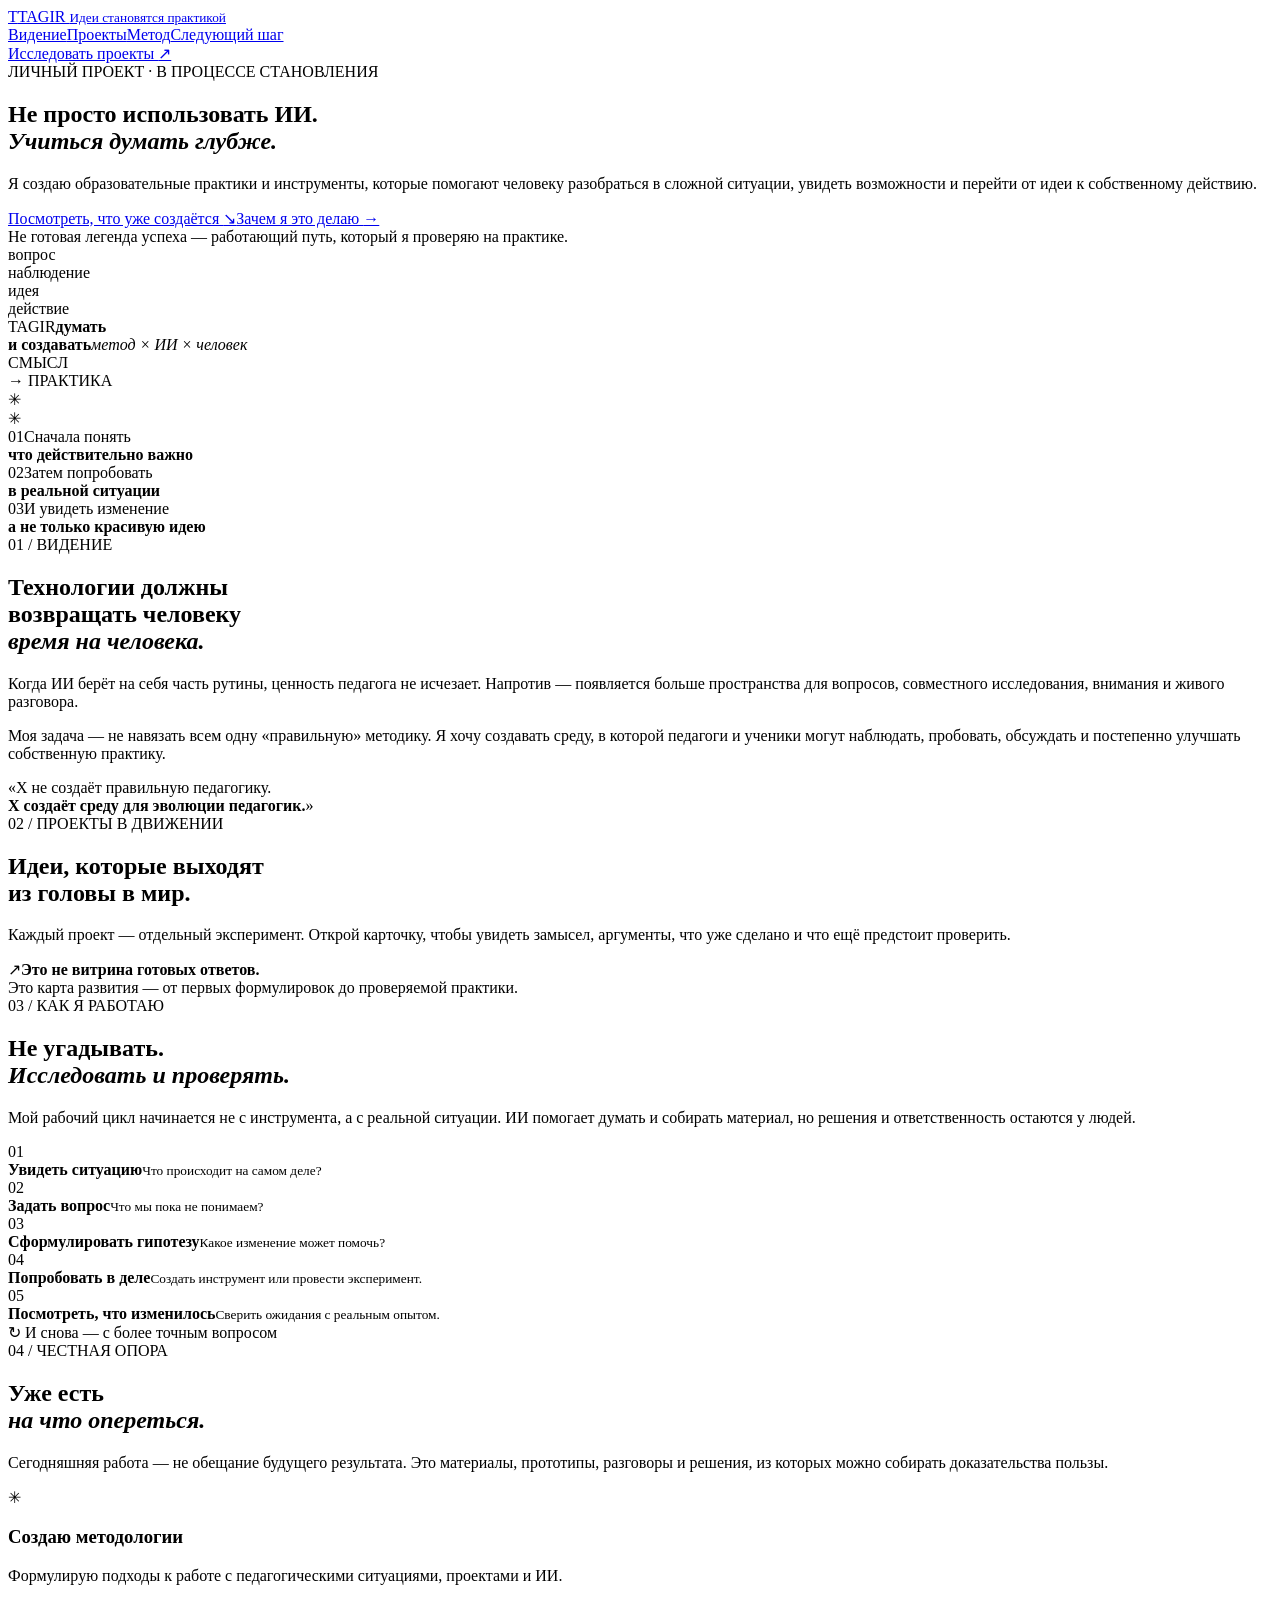
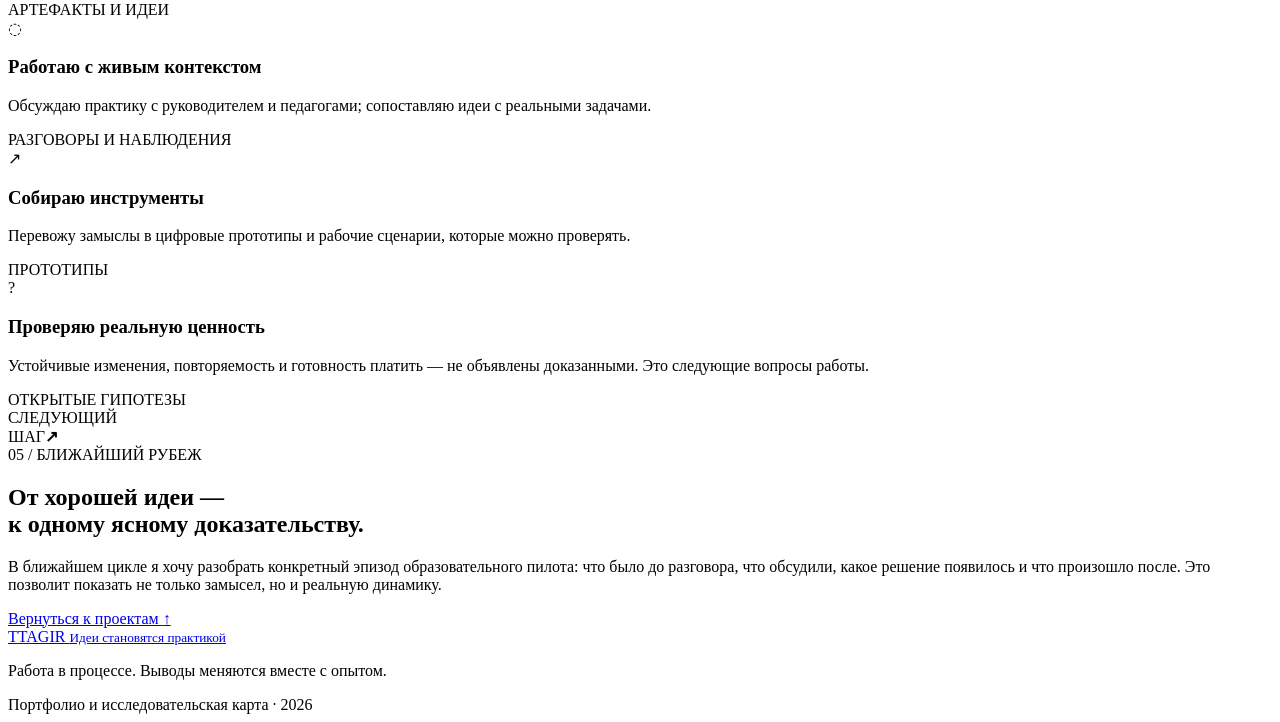
<file: scripts/panel_template.html>
<!DOCTYPE html>
<html lang="ru">
<head>
<meta charset="UTF-8"><meta name="viewport" content="width=device-width, initial-scale=1">
<title>TAGIR — пространство идей и проектов</title>
<meta name="description" content="Путь от наблюдения к образовательным изменениям: проекты, методология и результаты TAGIR.">
<meta name="robots" content="noindex, nofollow">
<link rel="icon" href="data:image/svg+xml,%3Csvg xmlns='http://www.w3.org/2000/svg' viewBox='0 0 32 32'%3E%3Crect width='32' height='32' fill='%23E2725B' rx='8'/%3E%3Ctext x='16' y='23' font-family='Georgia,serif' font-size='19' font-weight='bold' fill='%23FFFDF9' text-anchor='middle'%3ET%3C/text%3E%3C/svg%3E">
<!--SEED_DATA--><!--STYLE-->
</head>
<body>
<header class="site-header"><a class="brand" href="#top" aria-label="TAGIR — начало"><span class="brand-symbol">T</span><span>TAGIR <small>Идеи становятся практикой</small></span></a><nav><a href="#vision">Видение</a><a href="#projects">Проекты</a><a href="#method">Метод</a><a href="#next">Следующий шаг</a></nav><a class="header-cta" href="#projects">Исследовать проекты <span>↗</span></a></header>
<main id="top">
<section class="hero section-wrap">
<div class="hero-copy"><div class="eyebrow"><span class="eyebrow-dot"></span> ЛИЧНЫЙ ПРОЕКТ · В ПРОЦЕССЕ СТАНОВЛЕНИЯ</div><h1>Не просто использовать ИИ.<br><em>Учиться думать глубже.</em></h1><p class="hero-lead">Я создаю образовательные практики и инструменты, которые помогают человеку разобраться в сложной ситуации, увидеть возможности и перейти от идеи к собственному действию.</p><div class="hero-actions"><a class="button button-dark" href="#projects">Посмотреть, что уже создаётся <span>↘</span></a><a class="text-link" href="#vision">Зачем я это делаю <span>→</span></a></div><div class="hero-footnote"><span class="live-dot"></span> Не готовая легенда успеха — работающий путь, который я проверяю на практике.</div></div>
<div class="hero-art" aria-label="Абстрактная иллюстрация: идеи соединяются в систему"><div class="art-orbit orbit-one"></div><div class="art-orbit orbit-two"></div><div class="art-line line-one"></div><div class="art-line line-two"></div><div class="art-node node-a">вопрос</div><div class="art-node node-b">наблюдение</div><div class="art-node node-c">идея</div><div class="art-node node-d">действие</div><div class="art-core"><span>TAGIR</span><strong>думать<br>и создавать</strong><i>метод × ИИ × человек</i></div><div class="art-sticker">СМЫСЛ<br>→ ПРАКТИКА</div><div class="art-spark spark-a">✳</div><div class="art-spark spark-b">✳</div></div>
<div class="hero-bottom"><div><span class="hero-index">01</span><span>Сначала понять<br><b>что действительно важно</b></span></div><div><span class="hero-index">02</span><span>Затем попробовать<br><b>в реальной ситуации</b></span></div><div><span class="hero-index">03</span><span>И увидеть изменение<br><b>а не только красивую идею</b></span></div></div>
</section>
<section class="manifesto section-wrap" id="vision"><div class="section-kicker">01 / ВИДЕНИЕ</div><div class="manifesto-grid"><h2>Технологии должны<br>возвращать человеку<br><em>время на человека.</em></h2><div class="manifesto-copy"><p>Когда ИИ берёт на себя часть рутины, ценность педагога не исчезает. Напротив — появляется больше пространства для вопросов, совместного исследования, внимания и живого разговора.</p><p>Моя задача — не навязать всем одну «правильную» методику. Я хочу создавать среду, в которой педагоги и ученики могут наблюдать, пробовать, обсуждать и постепенно улучшать собственную практику.</p><div class="manifesto-quote">«X не создаёт правильную педагогику.<br><b>X создаёт среду для эволюции педагогик.</b>»</div></div></div></section>
<section class="projects-section section-wrap" id="projects"><div class="section-heading"><div><div class="section-kicker">02 / ПРОЕКТЫ В ДВИЖЕНИИ</div><h2>Идеи, которые выходят<br>из головы в мир.</h2></div><p>Каждый проект — отдельный эксперимент. Открой карточку, чтобы увидеть замысел, аргументы, что уже сделано и что ещё предстоит проверить.</p></div><div id="project-grid" class="project-grid"></div><div class="project-hint"><span class="hint-mark">↗</span><span><b>Это не витрина готовых ответов.</b><br>Это карта развития — от первых формулировок до проверяемой практики.</span></div></section>
<section class="method-section" id="method"><div class="section-wrap method-inner"><div class="method-intro"><div class="section-kicker">03 / КАК Я РАБОТАЮ</div><h2>Не угадывать.<br><em>Исследовать и проверять.</em></h2><p>Мой рабочий цикл начинается не с инструмента, а с реальной ситуации. ИИ помогает думать и собирать материал, но решения и ответственность остаются у людей.</p></div><div class="method-visual"><div class="method-rail"></div><div class="method-step"><span>01</span><div><b>Увидеть ситуацию</b><small>Что происходит на самом деле?</small></div></div><div class="method-step"><span>02</span><div><b>Задать вопрос</b><small>Что мы пока не понимаем?</small></div></div><div class="method-step"><span>03</span><div><b>Сформулировать гипотезу</b><small>Какое изменение может помочь?</small></div></div><div class="method-step"><span>04</span><div><b>Попробовать в деле</b><small>Создать инструмент или провести эксперимент.</small></div></div><div class="method-step"><span>05</span><div><b>Посмотреть, что изменилось</b><small>Сверить ожидания с реальным опытом.</small></div></div><div class="method-loop">↻ И снова — с более точным вопросом</div></div></div></section>
<section class="proof-section section-wrap" id="proof"><div class="section-kicker">04 / ЧЕСТНАЯ ОПОРА</div><div class="proof-grid"><div><h2>Уже есть<br><em>на что опереться.</em></h2><p>Сегодняшняя работа — не обещание будущего результата. Это материалы, прототипы, разговоры и решения, из которых можно собирать доказательства пользы.</p></div><div class="proof-cards"><article class="proof-card proof-card-coral"><span class="proof-icon">✳</span><h3>Создаю методологии</h3><p>Формулирую подходы к работе с педагогическими ситуациями, проектами и ИИ.</p><span class="proof-tag">АРТЕФАКТЫ И ИДЕИ</span></article><article class="proof-card proof-card-teal"><span class="proof-icon">◌</span><h3>Работаю с живым контекстом</h3><p>Обсуждаю практику с руководителем и педагогами; сопоставляю идеи с реальными задачами.</p><span class="proof-tag">РАЗГОВОРЫ И НАБЛЮДЕНИЯ</span></article><article class="proof-card proof-card-yellow"><span class="proof-icon">↗</span><h3>Собираю инструменты</h3><p>Перевожу замыслы в цифровые прототипы и рабочие сценарии, которые можно проверять.</p><span class="proof-tag">ПРОТОТИПЫ</span></article><article class="proof-card proof-card-plain"><span class="proof-icon">?</span><h3>Проверяю реальную ценность</h3><p>Устойчивые изменения, повторяемость и готовность платить — не объявлены доказанными. Это следующие вопросы работы.</p><span class="proof-tag">ОТКРЫТЫЕ ГИПОТЕЗЫ</span></article></div></div></section>
<section class="next-section" id="next"><div class="section-wrap next-inner"><div class="next-orb"><span>СЛЕДУЮЩИЙ<br>ШАГ</span><b>↗</b></div><div><div class="section-kicker">05 / БЛИЖАЙШИЙ РУБЕЖ</div><h2>От хорошей идеи —<br>к одному ясному доказательству.</h2><p>В ближайшем цикле я хочу разобрать конкретный эпизод образовательного пилота: что было до разговора, что обсудили, какое решение появилось и что произошло после. Это позволит показать не только замысел, но и реальную динамику.</p><a class="button button-light" href="#projects">Вернуться к проектам <span>↑</span></a></div></div></section>
</main>
<footer class="site-footer"><a class="brand footer-brand" href="#top"><span class="brand-symbol">T</span><span>TAGIR <small>Идеи становятся практикой</small></span></a><p>Работа в процессе. Выводы меняются вместе с опытом.</p><span>Портфолио и исследовательская карта · 2026</span></footer>
<div class="modal-backdrop" id="modal-backdrop" hidden><section class="project-modal" role="dialog" aria-modal="true" aria-labelledby="modal-title"><button class="modal-close" id="modal-close" aria-label="Закрыть окно">×</button><div id="modal-content"></div></section></div>
<!--SCRIPT-->
</body></html>
</file>
